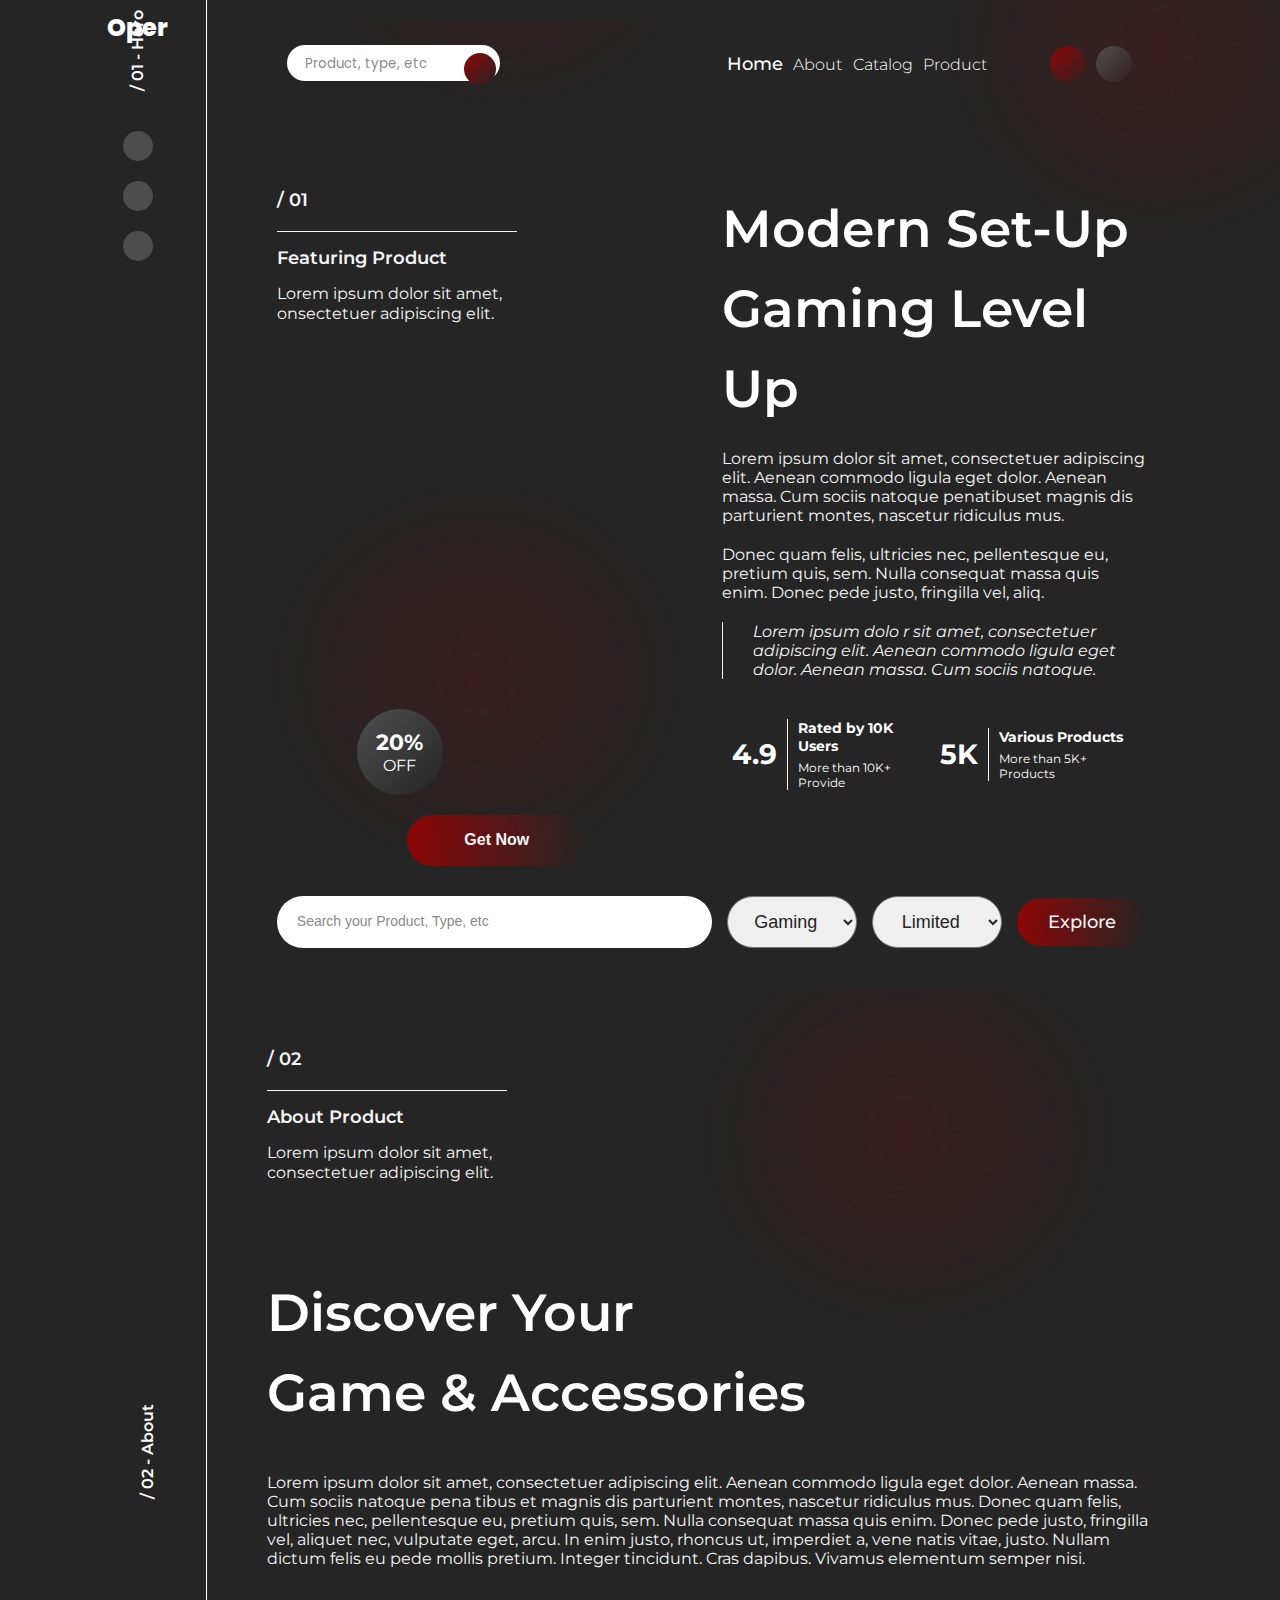
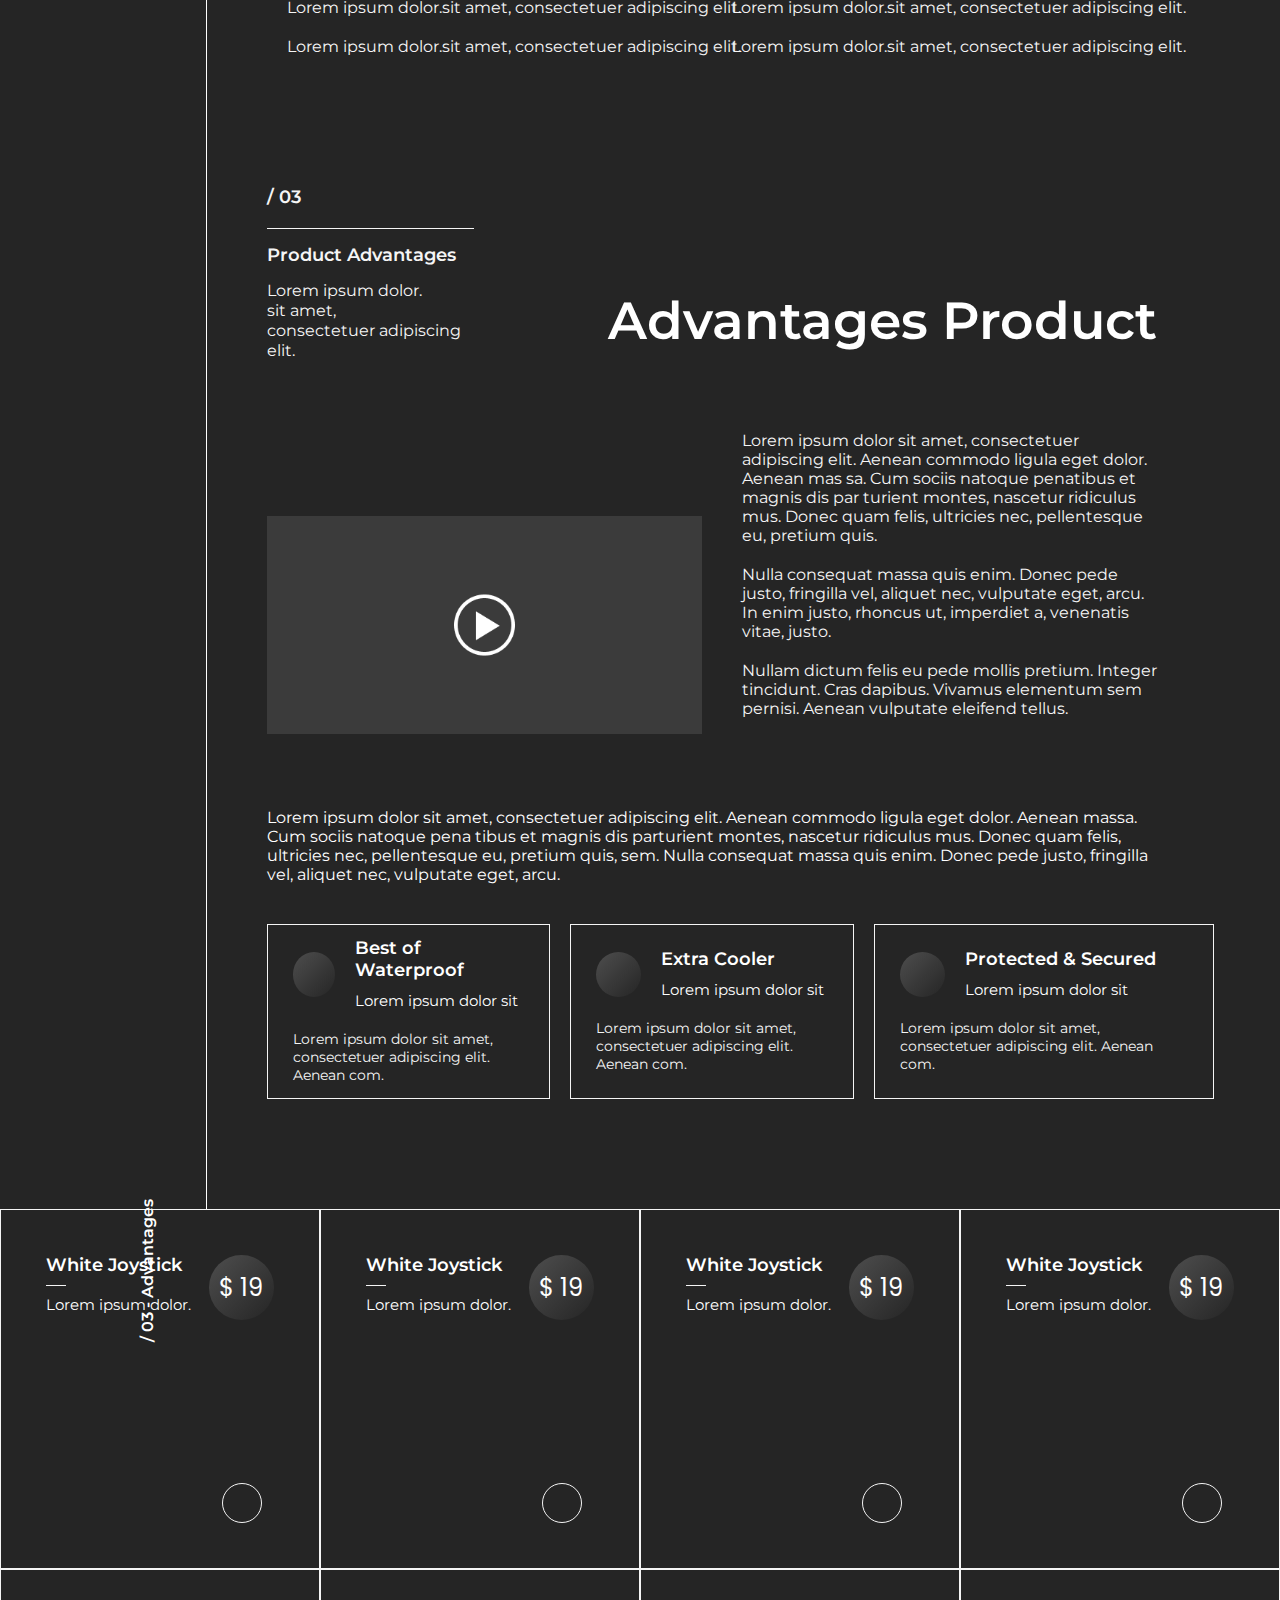
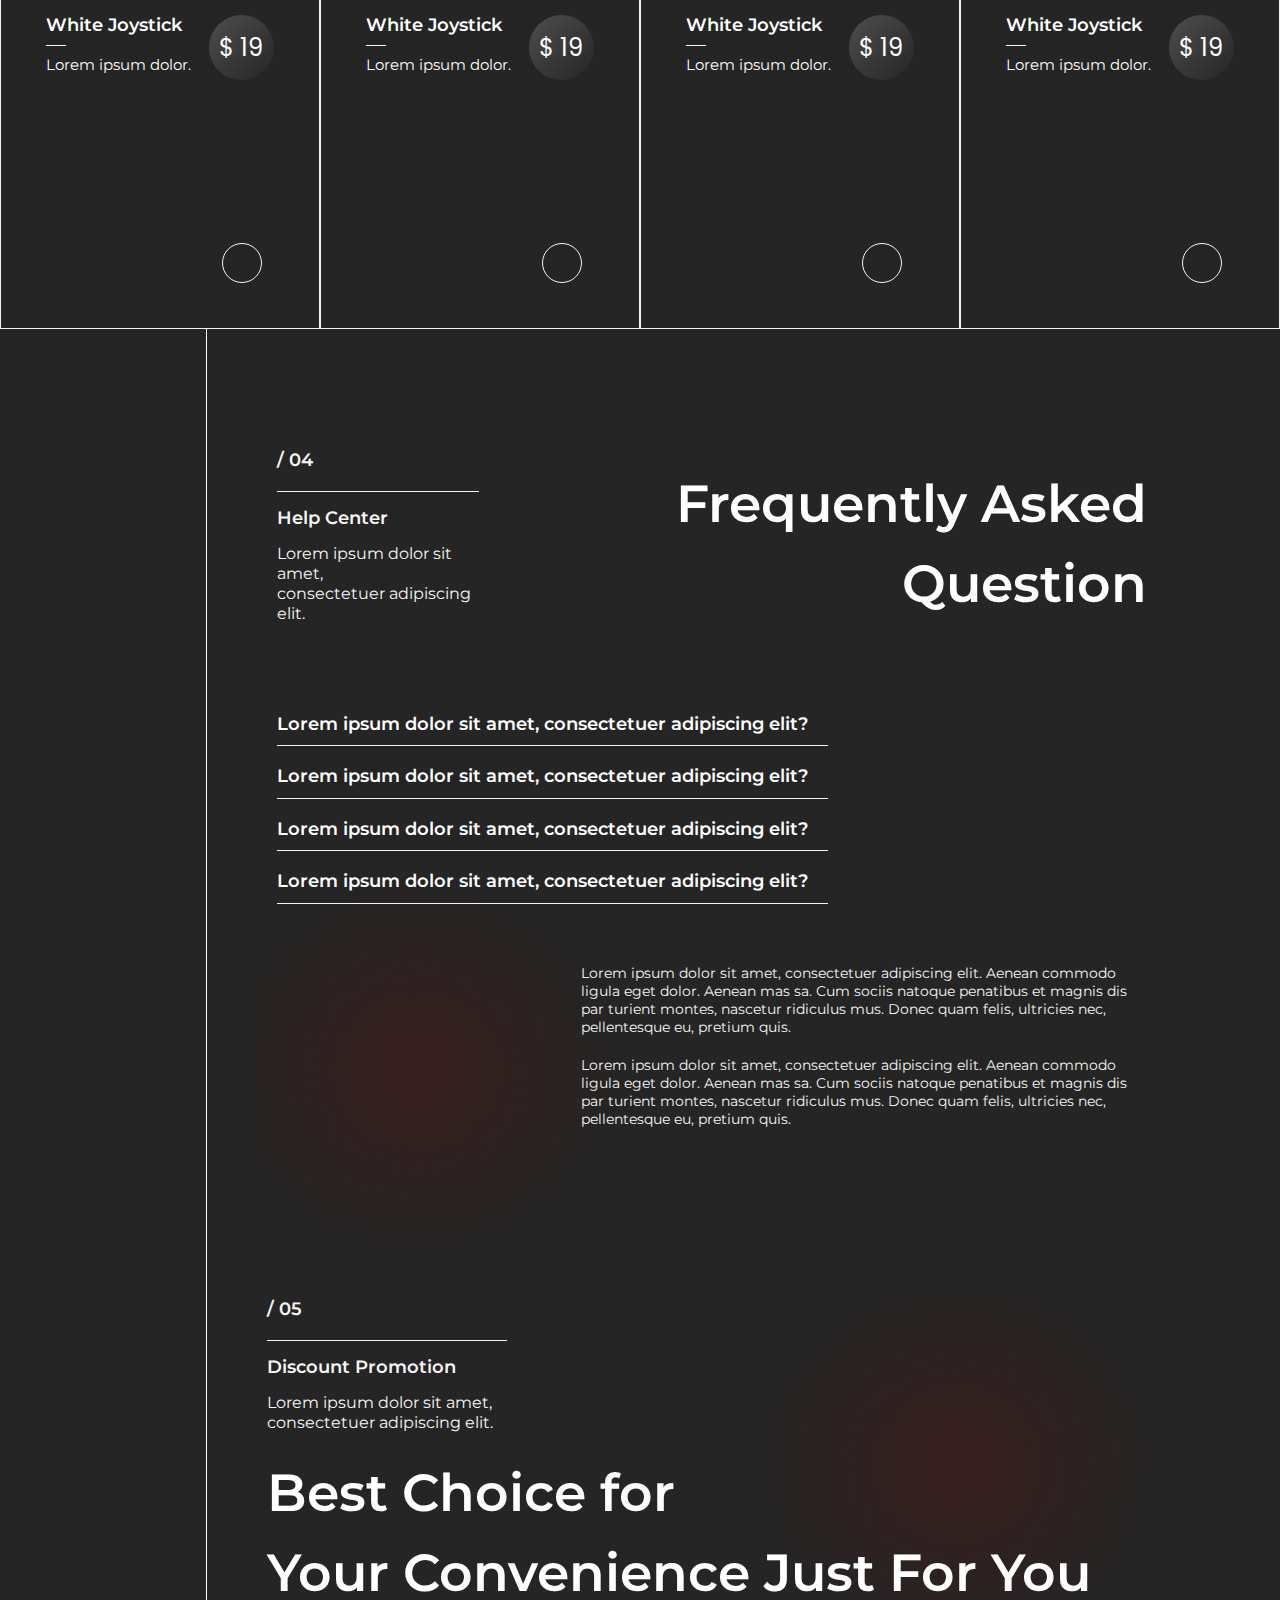
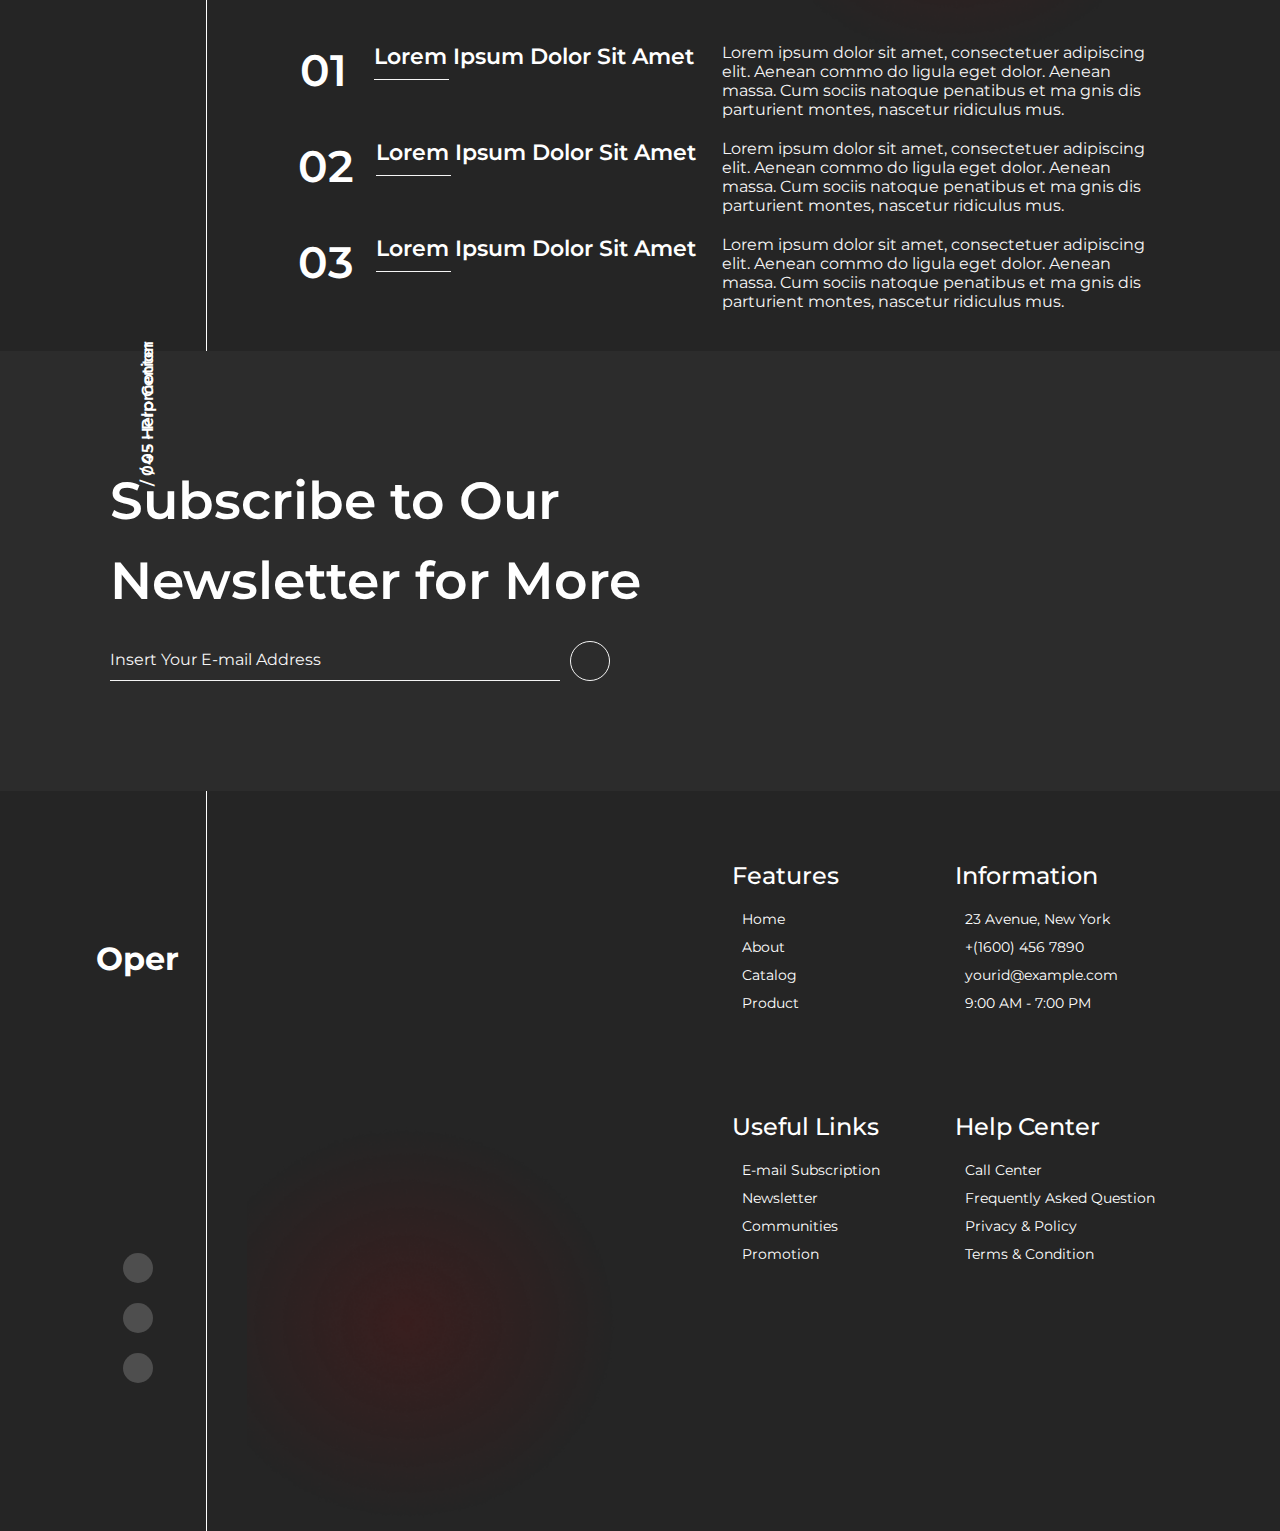
<file: index.html>
<!DOCTYPE html>
<html lang="en">
<head>
    <meta charset="UTF-8">
    <meta http-equiv="X-UA-Compatible" content="IE=edge">
    <meta name="viewport" content="width=device-width, initial-scale=1.0">
    <link href="https://fonts.googleapis.com/css2?family=Poppins:ital,wght@0,200;0,300;0,400;0,500;0,600;0,700;0,800;0,900;1,100;1,200;1,300;1,400;1,500;1,600;1,700;1,800;1,900&display=swap" rel="stylesheet">
    <link rel="stylesheet" href="https://cdnjs.cloudflare.com/ajax/libs/font-awesome/6.2.1/css/all.min.css" integrity="sha512-MV7K8+y+gLIBoVD59lQIYicR65iaqukzvf/nwasF0nqhPay5w/9lJmVM2hMDcnK1OnMGCdVK+iQrJ7lzPJQd1w==" crossorigin="anonymous" referrerpolicy="no-referrer" />
    <link rel="stylesheet" href="./sass/main.css">
    <title>Oper</title>
</head>
<body>
    <div class="container">
        <div class="row">
            <div class="col-1 opera-1-left-col">
                <div class="side__header"  id="sideHeading">
                    <div class="side__logo" id="sideHeaerLogo">
                        <h1>Oper</h1>
                    </div>
                    <div class="side__header-box" id="sideHeaderBox">
                        <p class="side__header-heading" >/ 01 - Hero</p>
                        <ul class="social__icons">
                        <li class="social__icons-items">
                            <a href="#"  class="social__icons-link">
                                <i class="fa-brands fa-facebook"></i>
                            </a>
                        </li>
                        <li class="social__icons-items">
                            <a href="#"  class="social__icons-link">
                            <i class="fa-brands fa-twitter"></i>
                                </a>    
                            </li>
                        <li class="social__icons-items">
                            <a  href="#" class="social__icons-link">
                                <i class="fa-brands fa-linkedin"></i>
                            </a>
                        </li>
                    </ul>
                    </div>
                </div>
                <div class="side__about-container" id="sideAbout">
                    <div class="side__about-box" id="sideAboutBox">
                        <p class="side__about-heading" >/ 02 - About</p>
                    </div>
                </div>
                <div class="side__advantages-container" id="sideAdvantages">
                    <div class="side__advantages-box" id="sideAdvantagesBox">
                        <p class="side__advantages-heading" >/ 03 - Advantages</p>
                    </div>
                </div>
            </div>
            <div class="col-11 opera-right-col">
                <div class="row">
                    <!--============ 🔵🔵  OPER NAVBAR  🔵🔵 ============-->
                    <div class="col-12">
                        <nav class="oper__nav" id="operNav">
                            <div class="nav__items">
                                <div class="row align-items-center">
                                    <div class="col-6">
                                        <form class="nav__form">
                                            <input type="search" class="nav__search" placeholder="Product, type, etc"/>
                                            <span class="_icon">
                                                <i class="fa-solid fa-magnifying-glass" class="_icon"></i>
                                            </span>
                                        </form>
                                    </div>
                                    <div class="col-4">
                                        <div class="nav__links">
                                            <ul class="nav__links-items row justify-content-around">
                                                <li class="item-link active">
                                                    <a href="#home">Home</a>
                                                </li>
                                                <li class="item-link">
                                                    <a href="#home">About</a>
                                                </li>
                                                <li class="item-link">
                                                    <a href="#home">Catalog</a>
                                                </li>
                                                <li class="item-link">
                                                    <a href="#home">Product</a>
                                                </li>
                                            </ul>
                                        </div>
                                    </div>
                                    <div class="col-2">
                                        <div class="nav__btns row">
                                            <div class="nav__btns-auth">
                                                <i class="fa-solid fa-bag-shopping"></i>
                                            </div>
                                            <div class="nav__btns-cart">
                                                <i class="fa-solid fa-user"></i>
                                            </div>
                                        </div>
                                    </div>
                                </div>
                            </div>
                            <nav class="nav__sm" id="navSm">
                                <div class="left__btns">
                                    <div class="toggle_btn" id="toggleBtn">
                                        <i class="fa-solid fa-bars"></i>
                                    </div>
                                    <div class="search_btn">
                                        <i class="fa-solid fa-magnifying-glass"></i>
                                    </div>
                                </div>
                                    <div class="nav__sm-logo" >
                                        <h1>Oper</h1>
                                    </div>
                                    <div class="nav__sm-items">
                                        <ul class="nav__links-items row justify-content-around">
                                            <li class="item-link active">
                                                <a href="#home">Home</a>
                                            </li>
                                            <li class="item-link">
                                                <a href="#home">About</a>
                                            </li>
                                            <li class="item-link">
                                                <a href="#home">Catalog</a>
                                            </li>
                                            <li class="item-link">
                                                <a href="#home">Product</a>
                                            </li>
                                        </ul>
                                    </div>
                                    <div class="right__btns">
                                        <div class="nav__btns-auth">
                                            <i class="fa-solid fa-bag-shopping"></i>
                                        </div>
                                        <div class="nav__btns-cart">
                                            <i class="fa-solid fa-user"></i>
                                        </div>
                                    </div>
                            </nav>
                        </nav>  
                    <!--============ 🟠🟠  OPER NAVBAR  🟠🟠 ============-->
                    </div>
                    <!--============ 🔵🔵  OPER HEADER  🔵🔵 ============-->  
                    <div class="col-12">
                        <div class="row">
                            <div class="col-12">
                                <div class="oper__header" id="operHeader">
                                    <div class="row">
                                        <div class="col-6 heading-order">
                                            <div class="h-section" id="#01">
                                                <p class="h-section_top">/ 01</p>
                                                <h3 class="h-section_heading">Featuring Product</h3>
                                                <p class="h-section_text">Lorem ipsum dolor sit amet, <br>onsectetuer adipiscing elit.</p>
                                            </div>
                                        </div>
                                        <div class=" col-12 col-lg-6 main-order">
                                            <div class="header__heading d-flex flex-column" id="#01">
                                                <h2 class="op-h-xl" >Modern Set-Up <br> Gaming Level Up</h2>
                                                <p class="op-p-r">Lorem ipsum dolor sit amet, consectetuer adipiscing elit. Aenean commodo ligula eget dolor. Aenean massa. Cum sociis natoque penatibuset magnis dis parturient montes, nascetur ridiculus mus.</p>
                                                <p class="op-p-r d-md-block d-none">Donec quam felis, ultricies nec, pellentesque eu, pretium quis, sem. Nulla consequat massa quis enim. Donec pede justo, fringilla vel, aliq.</p>
                                                <p class="op-p-r itc p-br-l d-md-block d-none">Lorem ipsum dolo r sit amet, consectetuer adipiscing elit. Aenean commodo ligula eget dolor. Aenean massa. Cum sociis natoque.</p>
                                            </div>
                                        </div>
                                        <div class="col-12 offer-order">
                                            <div class="row">
                                                <div class="col-6 col-sm-12 col-lg-6">
                                                    <div class="header__offer-box d-flex flex-column">
                                                        <p class="offer__discoount d-flex flex-column align-items-center justify-content-center">20% <br><small>OFF</small></p>
                                                        <div class="offer__btn">
                                                            <button>Get Now</button>
                                                        </div>
                                                    </div>
                                                </div>
                                                <div class="col-6 col-sm-12 col-lg-6">
                                                    <div class="row align-items-center justify-content-between">
                                                        <div class="col-12 col-md-6">

                                                            <div class="header__statics-box  d-flex align-items-center justify-content-center justify-content-md-start">
                                                                <p class="_num">4.9</p>
                                                                <div class="_content d-flex flex-column align-items-center align-items-md-start">
                                                                    <p class="_p-lg">Rated by 10K Users</p>
                                                                    <p class="_p-sm">More than 10K+ Provide</p>
                                                                </div>
                                                            </div>
                                                        </div>
                                                        <div class="col-12 col-md-6">
                                                            <div class="header__statics-box d-flex align-items-center justify-content-center justify-content-md-start">
                                                                <p class="_num">5K</p>
                                                                <div  class="_content d-flex flex-column align-items-center align-items-md-start">
                                                                    <p class="_p-lg">Various Products</p>
                                                                    <p class="_p-sm">More than 5K+ Products</p>
                                                                </div>
                                                            </div>
                                                        </div>
                                                    </div>
                                                </div>
                                            </div>
                                        </div>
                                        <div class="col-12 form-order">
                                            <div class="header__form">
                                                <form class="d-flex justify-content-between align-items-center">
                                                    <input type="search" class="search_field" placeholder="Search your Product, Type, etc"/>
                                                    <select class="select_filed">
                                                        <option class="select__option"  selected>Gaming</option>
                                                    </select class="select_filed">
                                                    <select  class="select_filed">
                                                        <option  class="select__option" selected>Limited</option>
                                                    </select>
                                                    <button type="submit" class="form__btn">Explore</button>
        
                                                </form>
                                            </div>
                                        </div>
                                    </div>
                                </div>
                            </div>
                            
                        </div>
                    </div>
                    <!--============ 🟠🟠  OPER HEADER  🟠🟠 ============-->
                    <!--============ 🔵🔵  OPER ABOUT  🔵🔵 ============-->
                    <div class="col-12">
                        <div class="about__product" id="operAbout">
                            <div class="row">
                                <div class="col-12">
                                    <div class="h-section" id="#02">
                                        <p class="h-section_top">/ 02</p>
                                        <h3 class="h-section_heading">About Product</h3>
                                        <p class="h-section_text">Lorem ipsum dolor sit amet, <br> consectetuer adipiscing elit.</p>
                                    </div>
                                </div>
                                <div class="col-12">
                                    <div class="about__product-heading">
                                        <h2 class="op-h-xl">Discover Your <br> Game & Accessories</h2>
                                    </div>
                                </div>
                                <div class="col-12">
                                    <div class="about__product-text">
                                        <p class="op-p-r">Lorem ipsum dolor sit amet, consectetuer adipiscing elit. Aenean commodo ligula eget dolor. Aenean massa. Cum sociis natoque pena
                                            tibus et magnis dis parturient montes, nascetur ridiculus mus. Donec quam felis, ultricies nec, pellentesque eu, pretium quis, sem. Nulla
                                            consequat massa quis enim. Donec pede justo, fringilla vel, aliquet nec, vulputate eget, arcu. In enim justo, rhoncus ut, imperdiet a, vene
                                            natis vitae, justo. Nullam dictum felis eu pede mollis pretium. Integer tincidunt. Cras dapibus. Vivamus elementum semper nisi.</p>
                                    </div>
                                </div>
                                <div class="col-12">
                                    <div class="row">
                                        <div class="col-6">
                                            <div class="about__product-feature d-flex">
                                                <i class="fa-solid fa-check _icon"></i>
                                                <p class="product-feature_text align d-flex op-p-r">Lorem ipsum dolor. <span class="d-none d-lg-block"> sit amet, consectetuer adipiscing elit. </span></p>
                                            </div>
                                        </div>
                                        <div class="col-6">
                                            <div class="about__product-feature d-flex">
                                                <i class="fa-solid fa-check _icon"></i>
                                                <p class="product-feature_text align d-flex op-p-r">Lorem ipsum dolor. <span class="d-none d-lg-block"> sit amet, consectetuer adipiscing elit. </span></p>
                                            </div>
                                        </div>
                                        <div class="col-6">
                                            <div class="about__product-feature d-flex">
                                                <i class="fa-solid fa-check _icon"></i>
                                                <p class="product-feature_text align d-flex op-p-r">Lorem ipsum dolor. <span class="d-none d-lg-block"> sit amet, consectetuer adipiscing elit. </span></p>
                                            </div>
                                        </div>
                                        <div class="col-6">
                                            <div class="about__product-feature d-flex">
                                                <i class="fa-solid fa-check _icon"></i>
                                                <p class="product-feature_text align d-flex op-p-r">Lorem ipsum dolor. <span class="d-none d-lg-block"> sit amet, consectetuer adipiscing elit. </span></p>
                                            </div>
                                        </div>
                                    </div>
                                    
                                </div>
                            </div>
                        </div>
                    </div>
                    <!--============ 🟠🟠  OPER ABOUT  🟠🟠 ============-->
                    <!--============ 🔵🔵  OPER ADVANTAGES  🔵🔵 ============-->
                    <div class="col-12">
                        <div class="product__advantage " id="operAdvantages">
                            <div class="row product__advantage-header align-items-end">
                                <div class="col-6 col-md-3 order_1">
                                    <div class="h-section" id="#03">
                                        <p class="h-section_top">/ 03</p>
                                        <h3 class="h-section_heading">Product Advantages</h3>
                                        <p class="h-section_text">Lorem ipsum dolor. <span class="d-md-block d-none"> sit amet,<br> consectetuer adipiscing elit.</span></p>
                                        <i class="fa-sharp fa-solid fa-arrow-right d-block d-md-none"></i>
                                    </div>
                                </div>
                                <div class="col-12 col-md-9 order_2">
                                    <div class="product__advantage-heading text-right">
                                        <h2 class="op-h-xl">Advantages Product</h2>
                                    </div>
                                </div>
                                <div class="col-6  col-md-12 col-lg-6 order_3">
                                    <div class="product__advantage-video">
                                        <img src="./images/Video.png" width="100%" />
                                    </div>
                                </div>
                                <div class="col-6 col-md-12 col-lg-6 order_4 d-none d-sm-block">
                                    <div class="product__advantage-text d-flex flex-column">
                                        <p class="op-p-r">
                                            Lorem ipsum dolor sit amet, consectetuer adipiscing
                                            elit. Aenean commodo ligula eget dolor. Aenean mas
                                            sa. Cum sociis natoque penatibus et magnis dis par
                                            turient montes, nascetur ridiculus mus. Donec quam
                                            felis, ultricies nec, pellentesque eu, pretium quis.
                                        </p>
                                        <p class="op-p-r d-none d-lg-block">
                                            Nulla consequat massa quis enim. Donec pede justo,
                                            fringilla vel, aliquet nec, vulputate eget, arcu. In enim
                                            justo, rhoncus ut, imperdiet a, venenatis vitae, justo.
                                        </p>
                                        <p class="op-p-r d-none d-lg-block">
                                            Nullam dictum felis eu pede mollis pretium. Integer
                                            tincidunt. Cras dapibus. Vivamus elementum sem
                                            pernisi. Aenean vulputate eleifend tellus.
                                        </p>
                                        <i class="fa-sharp fa-solid fa-arrow-right d-block"></i>
                                    </div>
                                </div>
                                <div class="col-12 order_5">
                                    <p>Lorem ipsum dolor sit amet, consectetuer adipiscing elit. Aenean commodo ligula eget dolor. Aenean massa. Cum sociis natoque pena
                                        tibus et magnis dis parturient montes, nascetur ridiculus mus. Donec quam felis, ultricies nec, pellentesque eu, pretium quis, sem. Nulla
                                        consequat massa quis enim. Donec pede justo, fringilla vel, aliquet nec, vulputate eget, arcu.</p>
                                    </div>
                            </div>
                             <!--============ 🟠🟠  OPER ADVANTAGES  🟠🟠 ============-->
                            <div class="product__advantage__boxes">
                                <div class="row">
                                    <div class="col-12 col-md-6 col-lg-4 d-flex">
                                        <div class="advantage__box border-solid-sm">
                                            <div class="advantage__box-top d-flex">
                                                <div class="_icon">
                                                    <i class="fa-solid fa-droplet"></i>
                                                </div>
                                                <div class="_title">
                                                    <h4 class="op-h-md">Best of Waterproof</h4>
                                                    <h4 class="op-h-sm">Lorem ipsum dolor sit</h4>
                                                </div>
                                            </div>
                                            <div class="advantage__box-bottom">
                                                <p class="op-p-sm">Lorem ipsum dolor sit amet, <br> consectetuer adipiscing elit. Aenean com.</p>
                                            </div>
                                        </div>
                                    </div>
                                    <div class="col-12 col-md-6 col-lg-4 d-flex">
                                        <div class="advantage__box border-solid-sm">
                                            <div class="advantage__box-top d-flex">
                                                <div class="_icon">
                                                    <i class="fa-regular fa-snowflake"></i>
                                                </div>
                                                <div class="_title">
                                                    <h4 class="op-h-md">Extra Cooler</h4>
                                                    <h4 class="op-h-sm">Lorem ipsum dolor sit</h4>
                                                </div>
                                            </div>
                                            <div class="advantage__box-bottom">
                                                <p class="op-p-sm">Lorem ipsum dolor sit amet, <br> consectetuer adipiscing elit. Aenean com.</p>
                                            </div>
                                        </div>
                                    </div>
                                    <div class="col-12 col-md-6 col-lg-4 d-md-block d-none">
                                        <div class="advantage__box border-solid-sm ">
                                            <div class="advantage__box-top d-flex">
                                                <div class="_icon">
                                                    <i class="fa-solid fa-shield-halved"></i>
                                                </div>
                                                <div class="_title">
                                                    <h4 class="op-h-md">Protected & Secured</h4>
                                                    <h4 class="op-h-sm">Lorem ipsum dolor sit</h4>
                                                </div>
                                            </div>
                                            <div class="advantage__box-bottom">
                                                <p class="op-p-sm">Lorem ipsum dolor sit amet, <br> consectetuer adipiscing elit. Aenean com.</p>
                                            </div>
                                        </div>
                                    </div>
                                </div>
                            </div>
                        </div>
                    </div>
                   
                </div>
            </div>
        </div>
    </div>
    <div class="container fluid">
        <!--============ 🔵🔵  OPER PRODUCTS  🔵🔵 ============-->
        <div class="oper__products">
            <div class="row">
                <div class="col-12 col-sm-6 col-md-4 col-lg-3">
                    <div class="product__box border-solid-sm">
                        <div class="_left d-flex">
                            <div class="_title">
                                <h4 class="op-h-md">White Joystick</h4>
                                <h4 class="op-h-sm">Lorem ipsum dolor.</h4>
                            </div>
                        </div>
                        <div class="_right">
                            <div class="_price">
                                <p>$ 19</p>
                            </div>
                            <div class="_icon">
                                <i class="fa-sharp fa-solid fa-arrow-right d-block"></i>
                            </div>
                        </div>
                    </div>
                </div>
                <div class="col-12 col-sm-6 col-md-4 col-lg-3">
                    <div class="product__box border-solid-sm">
                        <div class="_left d-flex">
                            <div class="_title">
                                <h4 class="op-h-md">White Joystick</h4>
                                <h4 class="op-h-sm">Lorem ipsum dolor.</h4>
                            </div>
                        </div>
                        <div class="_right">
                            <div class="_price">
                                <p>$ 19</p>
                            </div>
                            <div class="_icon">
                                <i class="fa-sharp fa-solid fa-arrow-right d-block"></i>
                            </div>
                        </div>
                    </div>
                </div>
                <div class="col-12 col-sm-6 col-md-4 col-lg-3">
                    <div class="product__box border-solid-sm">
                        <div class="_left d-flex">
                            <div class="_title">
                                <h4 class="op-h-md">White Joystick</h4>
                                <h4 class="op-h-sm">Lorem ipsum dolor.</h4>
                            </div>
                        </div>
                        <div class="_right">
                            <div class="_price">
                                <p>$ 19</p>
                            </div>
                            <div class="_icon">
                                <i class="fa-sharp fa-solid fa-arrow-right d-block"></i>
                            </div>
                        </div>
                    </div>
                </div>
                <div class="col-12 col-sm-6 col-md-4 col-lg-3 d-md-block d-none">
                    <div class="product__box border-solid-sm">
                        <div class="_left d-flex">
                            <div class="_title">
                                <h4 class="op-h-md">White Joystick</h4>
                                <h4 class="op-h-sm">Lorem ipsum dolor.</h4>
                            </div>
                        </div>
                        <div class="_right">
                            <div class="_price">
                                <p>$ 19</p>
                            </div>
                            <div class="_icon">
                                <i class="fa-sharp fa-solid fa-arrow-right d-block"></i>
                            </div>
                        </div>
                    </div>
                </div>
                <div class="col-12 col-sm-6 col-md-4 col-lg-3 d-md-block d-none">
                    <div class="product__box border-solid-sm">
                        <div class="_left d-flex">
                            <div class="_title">
                                <h4 class="op-h-md">White Joystick</h4>
                                <h4 class="op-h-sm">Lorem ipsum dolor.</h4>
                            </div>
                        </div>
                        <div class="_right">
                            <div class="_price">
                                <p>$ 19</p>
                            </div>
                            <div class="_icon">
                                <i class="fa-sharp fa-solid fa-arrow-right d-block"></i>
                            </div>
                        </div>
                    </div>
                </div>
                <div class="col-12 col-sm-6 col-md-4 col-lg-3 d-md-block d-none">
                    <div class="product__box border-solid-sm">
                        <div class="_left d-flex">
                            <div class="_title">
                                <h4 class="op-h-md">White Joystick</h4>
                                <h4 class="op-h-sm">Lorem ipsum dolor.</h4>
                            </div>
                        </div>
                        <div class="_right">
                            <div class="_price">
                                <p>$ 19</p>
                            </div>
                            <div class="_icon">
                                <i class="fa-sharp fa-solid fa-arrow-right d-block"></i>
                            </div>
                        </div>
                    </div>
                </div>
                <div class="col-12 col-sm-6 col-md-4 col-lg-3 d-md-block d-none">
                    <div class="product__box border-solid-sm">
                        <div class="_left d-flex">
                            <div class="_title">
                                <h4 class="op-h-md">White Joystick</h4>
                                <h4 class="op-h-sm">Lorem ipsum dolor.</h4>
                            </div>
                        </div>
                        <div class="_right">
                            <div class="_price">
                                <p>$ 19</p>
                            </div>
                            <div class="_icon">
                                <i class="fa-sharp fa-solid fa-arrow-right d-block"></i>
                            </div>
                        </div>
                    </div>
                </div>
                <div class="col-12 col-sm-6 col-md-4 col-lg-3 d-md-block d-none">
                    <div class="product__box border-solid-sm">
                        <div class="_left d-flex">
                            <div class="_title">
                                <h4 class="op-h-md">White Joystick</h4>
                                <h4 class="op-h-sm">Lorem ipsum dolor.</h4>
                            </div>
                        </div>
                        <div class="_right">
                            <div class="_price">
                                <p>$ 19</p>
                            </div>
                            <div class="_icon">
                                <i class="fa-sharp fa-solid fa-arrow-right d-block"></i>
                            </div>
                        </div>
                    </div>
                </div>
                
            </div>
        </div>
        <!--============ 🟠🟠  OPER PRODUCTS  🟠🟠 ============-->
    </div>
    <div class="container">
        <div class="row">
            <div class="col-1 opera-2-left-col">
                <div class="side__help-container" id="sideHelp">
                    <div class="side__help-box" id="sideHelpBox">
                        <p class="side__help-heading" >/ 04 - Help Center</p>
                    </div>
                </div>
                <div class="side__promotion-container" id="sidePromotion">
                    <div class="side__promotion-box" id="sidePromotionBox">
                        <p class="side__promotion-heading" >/ 05 - Promotion</p>
                    </div>
                </div>
            </div>
            <div class="col-11 opera-right-col">
                <div class="row">
                    <!--============ 🔵🔵  OPER HELP CENTER  🔵🔵 ============-->
                    <div class="col-12">
                        <div class="oper__fqa" id="operFqa">
                            <div class="row">
                                <div class="col-12">
                                    <div class="row fqa__header align-items-end">
                                        <div class="col-12 col-md-3">
                                            <div class="h-section" id="#04">
                                                <p class="h-section_top">/ 04</p>
                                                <h3 class="h-section_heading">Help Center</h3>
                                                <p class="h-section_text">Lorem ipsum dolor sit amet, <br>  consectetuer adipiscing elit.</p>
                                            </div>
                                        </div>
                                        <div class="col-12 col-md-9">
                                            <h2 class="op-h-xl text-right">Frequently Asked Question</h2>
                                        </div>
                                    </div>
                                </div>
                                <div class="col-12">
                                    <div class="row">
                                        <div class="col-12">
                                            <div class="oper__according">
                                                <div class="_text">
                                                    <p class="according__q op-h-md" id="q1">Lorem ipsum dolor sit amet, consectetuer adipiscing elit?<i class="fa-solid fa-caret-down"></i></p>
                                                    <p class="according__a" id="a1"> - Lorem ipsum dolor sit amet, consectetuer adipiscing elit?</p>
                                                </div>
                                            </div>
                                            <div class="oper__according">
                                                <div class="_text">
                                                    <p class="according__q op-h-md" id="q2">Lorem ipsum dolor sit amet, consectetuer adipiscing elit?<i class="fa-solid fa-caret-down"></i></p>
                                                    <p class="according__a" id="a2"> - Lorem ipsum dolor sit amet, consectetuer adipiscing elit?</p>
                                                </div> 
                                            </div>
                                            <div class="oper__according">
                                                <div class="_text">
                                                    <p class="according__q op-h-md" id="q3">Lorem ipsum dolor sit amet, consectetuer adipiscing elit?<i class="fa-solid fa-caret-down"></i></p>
                                                    <p class="according__a"  id="a3"> - Lorem ipsum dolor sit amet, consectetuer adipiscing elit?</p>
                                                </div>       
                                            </div>
                                            <div class="oper__according">
                                                <div class="_text">
                                                    <p class="according__q op-h-md" id="q4">Lorem ipsum dolor sit amet, consectetuer adipiscing elit?<i class="fa-solid fa-caret-down"></i></p>
                                                    <p class="according__a" id="a4"> - Lorem ipsum dolor sit amet, consectetuer adipiscing elit?</p>
                                                </div>
                                            </div>
                                        </div>
                                        <div class="col-12 fqa__text">
                                                <p class="op-p-sm">
                                                    Lorem ipsum dolor sit amet, consectetuer adipiscing
                                                    elit. Aenean commodo ligula eget dolor. Aenean mas
                                                    sa. Cum sociis natoque penatibus et magnis dis par
                                                    turient montes, nascetur ridiculus mus. Donec quam
                                                    felis, ultricies nec, pellentesque eu, pretium quis.
                                                </p>
                                                <p class="op-p-sm">
                                                    Lorem ipsum dolor sit amet, consectetuer adipiscing
                                                    elit. Aenean commodo ligula eget dolor. Aenean mas
                                                    sa. Cum sociis natoque penatibus et magnis dis par
                                                    turient montes, nascetur ridiculus mus. Donec quam
                                                    felis, ultricies nec, pellentesque eu, pretium quis.
                                                </p>
                                                <i class="fa-sharp fa-solid fa-arrow-right"></i>

                                        </div>
                                    </div>
                                </div>
                            </div>
                        </div>
                        
                    </div>
                    <!--============ 🟠🟠  OPER HELP CENTER  🟠🟠 ============-->
                    <!--============ 🔵🔵  OPER DISCOUNT  🔵🔵 ============-->
                    <div class="col-12">
                        <div class="discount__promotion" id="operPromotion">
                            <div class="row">
                                <div class="col-12">
                                    <div class="h-section" id="#05">
                                        <p class="h-section_top">/ 05</p>
                                        <h3 class="h-section_heading">Discount Promotion</h3>
                                        <p class="h-section_text">Lorem ipsum dolor sit amet, <br>  consectetuer adipiscing elit.</p>
                                    </div>
                                </div>
                                <div class="col-12">
                                    <h2 class="op-h-xl">Best Choice for<br> Your Convenience Just For You</h2>
                                </div>
                                <div class="col-12">
                                    <div class="discount__box">
                                        <div class="row">
                                            <div class="col-12 col-md-6">
                                                <div class="discount__title d-flex">
                                                    <p class="_num">01</p>
                                                    <p class="_under-line">Lorem Ipsum Dolor Sit Amet</p>
                                                </div>
                                            </div>
                                            <div class="col-12 col-md-6">
                                                <p class="op-p-r">
                                                    Lorem ipsum dolor sit amet, consectetuer adipiscing elit. Aenean commo
                                                    do ligula eget dolor. Aenean massa. Cum sociis natoque penatibus et ma
                                                    gnis dis parturient montes, nascetur ridiculus mus.
                                                </p>
                                            </div>
                                        </div>
                                    </div>
                                    <div class="discount__box">
                                        <div class="row">
                                            <div class="col-12 col-md-6">
                                                <div class="discount__title d-flex">
                                                    <p class="_num">02</p>
                                                    <p class="_under-line">Lorem Ipsum Dolor Sit Amet</p>
                                                </div>
                                            </div>
                                            <div class="col-12 col-md-6">
                                                <p class="op-p-r">
                                                    Lorem ipsum dolor sit amet, consectetuer adipiscing elit. Aenean commo
                                                    do ligula eget dolor. Aenean massa. Cum sociis natoque penatibus et ma
                                                    gnis dis parturient montes, nascetur ridiculus mus.
                                                </p>
                                            </div>
                                        </div>
                                    </div>
                                    <div class="discount__box">
                                        <div class="row">
                                            <div class="col-12 col-md-6">
                                                <div class="discount__title d-flex">
                                                <p class="_num">03</p>
                                                <p class="_under-line">Lorem Ipsum Dolor Sit Amet</p>
                                            </div>
                                        </div>
                                        <div class="col-12 col-md-6">
                                            <p class="op-p-r">
                                                Lorem ipsum dolor sit amet, consectetuer adipiscing elit. Aenean commo
                                                do ligula eget dolor. Aenean massa. Cum sociis natoque penatibus et ma
                                                gnis dis parturient montes, nascetur ridiculus mus.
                                            </p>
                                        </div>
                                    </div>
                                   </div>
                                </div>
                            </div>
                        </div>
                    </div>
                    <!--============ 🟠🟠  OPER DISCOUNT  🟠🟠 ============-->
                </div>
            </div>
        </div>
    </div>
    <div class="container fluid">
        <!--============ 🔵🔵  OPER SUBSCRIBE  🔵🔵 ============-->
            <div class="oper__subscribtion">
                <div class="row">
                    <div class="col-12">
                        <h2 class="op-h-xl">Subscribe to Our<br> Newsletter for More</h2>
                    </div>
                   <div class="col-12">
                        <div class="newsletter__form">
                            <form action="">
                                <input type="email" placeholder="Insert Your E-mail Address">
                                <i class="fa-sharp fa-solid _icon fa-arrow-right d-block"></i>
                            </form>
                        </div>
                   </div>
                </div>
            </div>
         <!--============ 🟠🟠  OPER SUBSCRIBE  🟠🟠 ============-->
    </div>
    <div class="container">
        <div class="row">
            <div class="col-1 opera-3-left-col">
                <div class="side__footer-container">
                    <div class="side__footer__logo">
                        <h1>Oper</h1>
                    </div>
                    <div class="side__footer-box" >
                        <ul class="social__icons">
                        <li class="social__icons-items">
                            <a href="#"  class="social__icons-link">
                                <i class="fa-brands fa-facebook"></i>
                            </a>
                        </li>
                        <li class="social__icons-items">
                            <a href="#"  class="social__icons-link">
                            <i class="fa-brands fa-twitter"></i>
                                </a>    
                            </li>
                        <li class="social__icons-items">
                            <a  href="#" class="social__icons-link">
                                <i class="fa-brands fa-linkedin"></i>
                            </a>
                        </li>
                    </ul>
                    </div>
                </div>
            </div>
            <div class="col-11 opera-right-col">
            <!--============ 🔵🔵  OPER FOOTER  🔵🔵 ============-->
                <div class="oper__footer">
                    <div class="row justify-content-md-end">
                        <div class="col-6">
                            <div class="row">
                                <div class="col-12 col-md-6 ">
                                <div class="footer__box">
                                    <div class="footer__box-heading">
                                        <h4>Features</h4>
                                    </div>
                                    <ul class="footer__items">
                                        <li class="item__link d-flex">
                                            <i class="fa-sharp fa-solid fa-angle-right"></i>
                                            <a href="#">Home</a>
                                        </li>
                                        <li class="item__link d-flex">
                                            <i class="fa-sharp fa-solid fa-angle-right"></i>
                                            <a href="#">About</a>
                                        </li>
                                        <li class="item__link d-flex">
                                            <i class="fa-sharp fa-solid fa-angle-right"></i>
                                            <a href="#">Catalog</a>
                                        </li>
                                        <li class="item__link d-flex">
                                            <i class="fa-sharp fa-solid fa-angle-right"></i>
                                            <a href="#">Product</a>
                                        </li>
                                    </div>
                                </div>
                                <div class="col-12 col-md-6 ">
                                <div class="footer__box">
                                    <div class="footer__box-heading">
                                        <h4>Information</h4>
                                    </div>
                                    <ul class="footer__items">
                                        <li class="item__link d-flex">
                                            <i class="fa-sharp fa-solid fa-angle-right"></i>
                                            <a href="#">23 Avenue, New York</a>
                                        </li>
                                        <li class="item__link d-flex">
                                            <i class="fa-sharp fa-solid fa-angle-right"></i>
                                            <a href="#">+(1600) 456 7890</a>
                                        </li>
                                        <li class="item__link d-flex">
                                            <i class="fa-sharp fa-solid fa-angle-right"></i>
                                            <a href="#">yourid@example.com</a>
                                        </li>
                                        <li class="item__link d-flex">
                                            <i class="fa-sharp fa-solid fa-angle-right"></i>
                                            <a href="#">9:00 AM - 7:00 PM</a>
                                        </li>
                                    </div>
                                </div>
                                <div class="col-12 col-md-6 ">
                                <div class="footer__box">
                                    <div class="footer__box-heading">
                                        <h4>Useful Links</h4>
                                    </div>
                                    <ul class="footer__items">
                                        <li class="item__link d-flex">
                                            <i class="fa-sharp fa-solid fa-angle-right"></i>
                                            <a href="#">E-mail Subscription</a>
                                        </li>
                                        <li class="item__link d-flex">
                                            <i class="fa-sharp fa-solid fa-angle-right"></i>
                                            <a href="#">Newsletter</a>
                                        </li>
                                        <li class="item__link d-flex">
                                            <i class="fa-sharp fa-solid fa-angle-right"></i>
                                            <a href="#">Communities</a>
                                        </li>
                                        <li class="item__link d-flex">
                                            <i class="fa-sharp fa-solid fa-angle-right"></i>
                                            <a href="#">Promotion</a>
                                        </li>
                                    </div>
                                </div>
                                <div class="col-12 col-md-6 ">
                                <div class="footer__box">
                                    <div class="footer__box-heading">
                                        <h4>Help Center</h4>
                                    </div>
                                    <ul class="footer__items">
                                        <li class="item__link d-flex">
                                            <i class="fa-sharp fa-solid fa-angle-right"></i>
                                            <a href="#">Call Center</a>
                                        </li>
                                        <li class="item__link d-flex">
                                            <i class="fa-sharp fa-solid fa-angle-right"></i>
                                            <a href="#">Frequently Asked Question</a>
                                        </li>
                                        <li class="item__link d-flex">
                                            <i class="fa-sharp fa-solid fa-angle-right"></i>
                                            <a href="#">Privacy & Policy</a>
                                        </li>
                                        <li class="item__link d-flex">
                                            <i class="fa-sharp fa-solid fa-angle-right"></i>
                                            <a href="#">Terms & Condition</a>
                                        </li>
                                    </div>
                                </div>
                            </div>
                        </div>
                    </div>
                </div>
            <!--============ 🟠🟠  OPER FOOTER  🟠🟠 ============-->
            </div>
            </div>
        </div>
    </div>
    <script src="./js/main.js"></script>
</body>
</html>
</file>
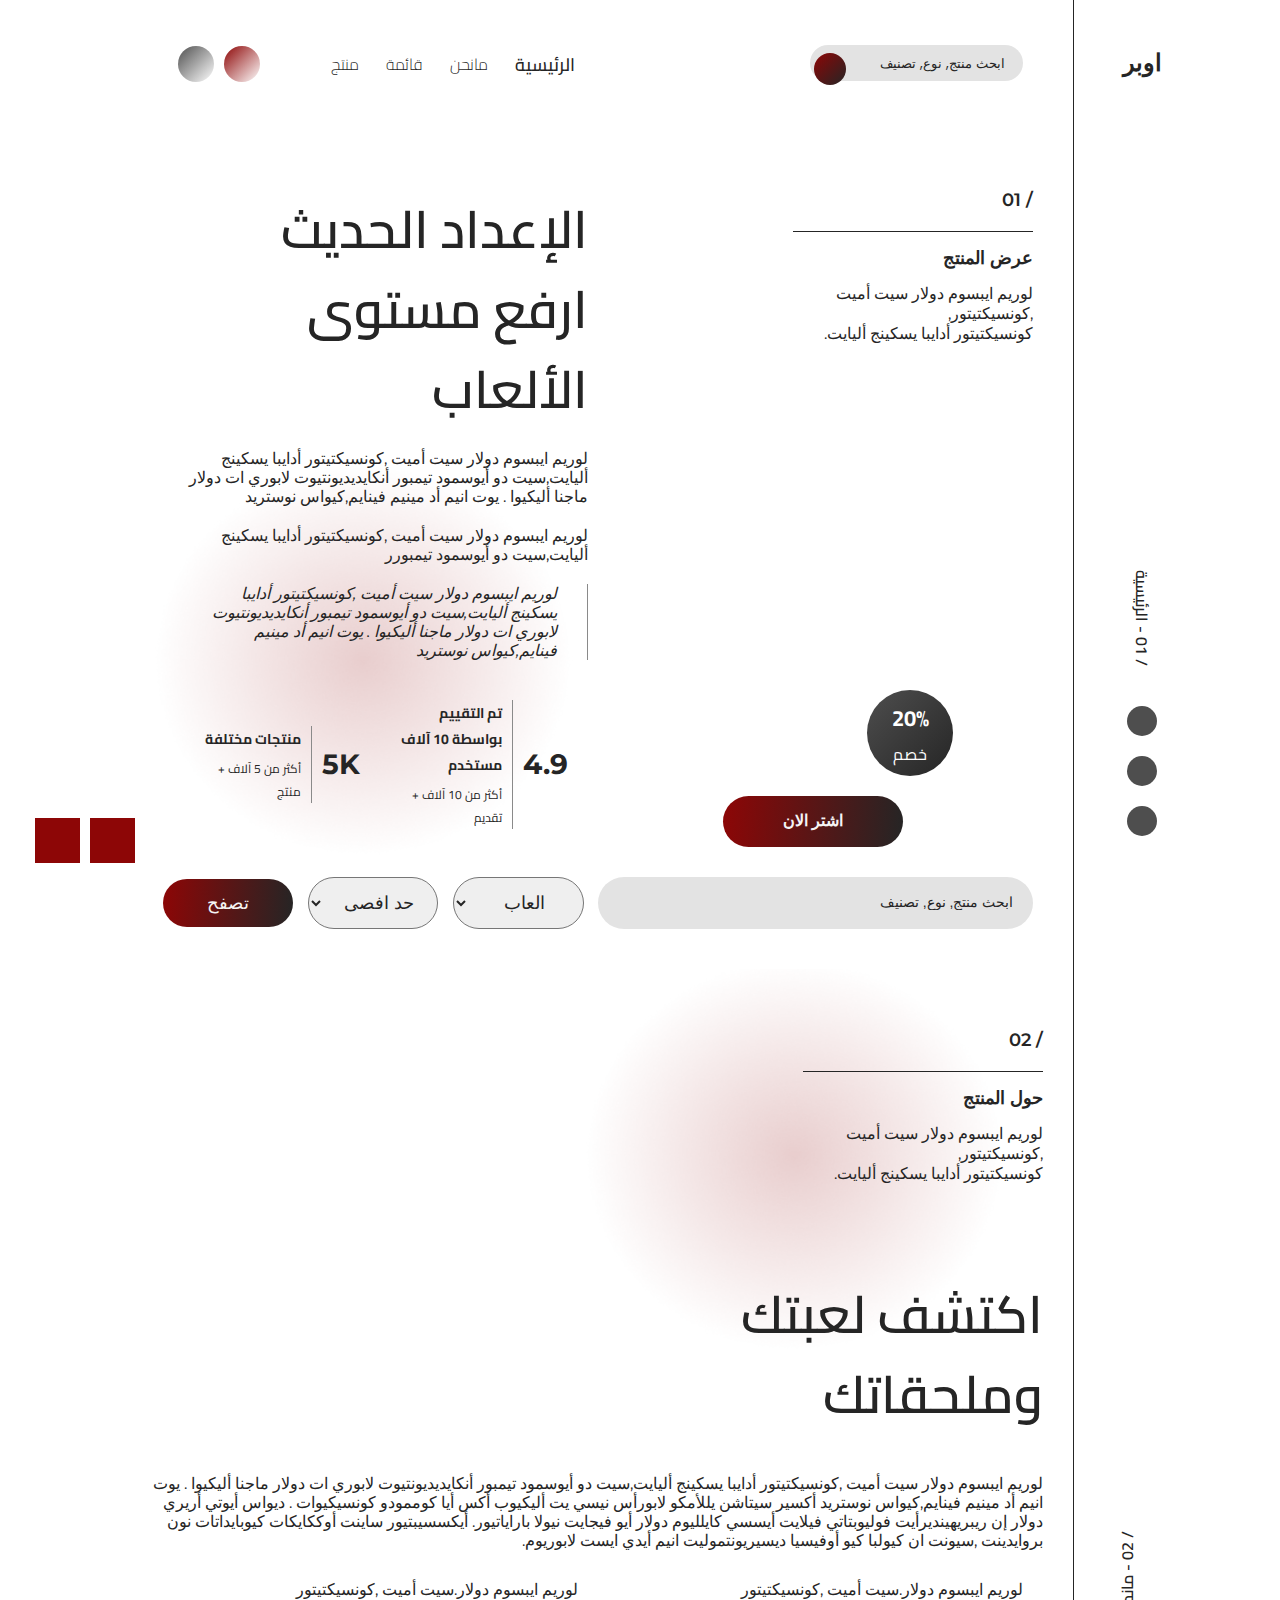
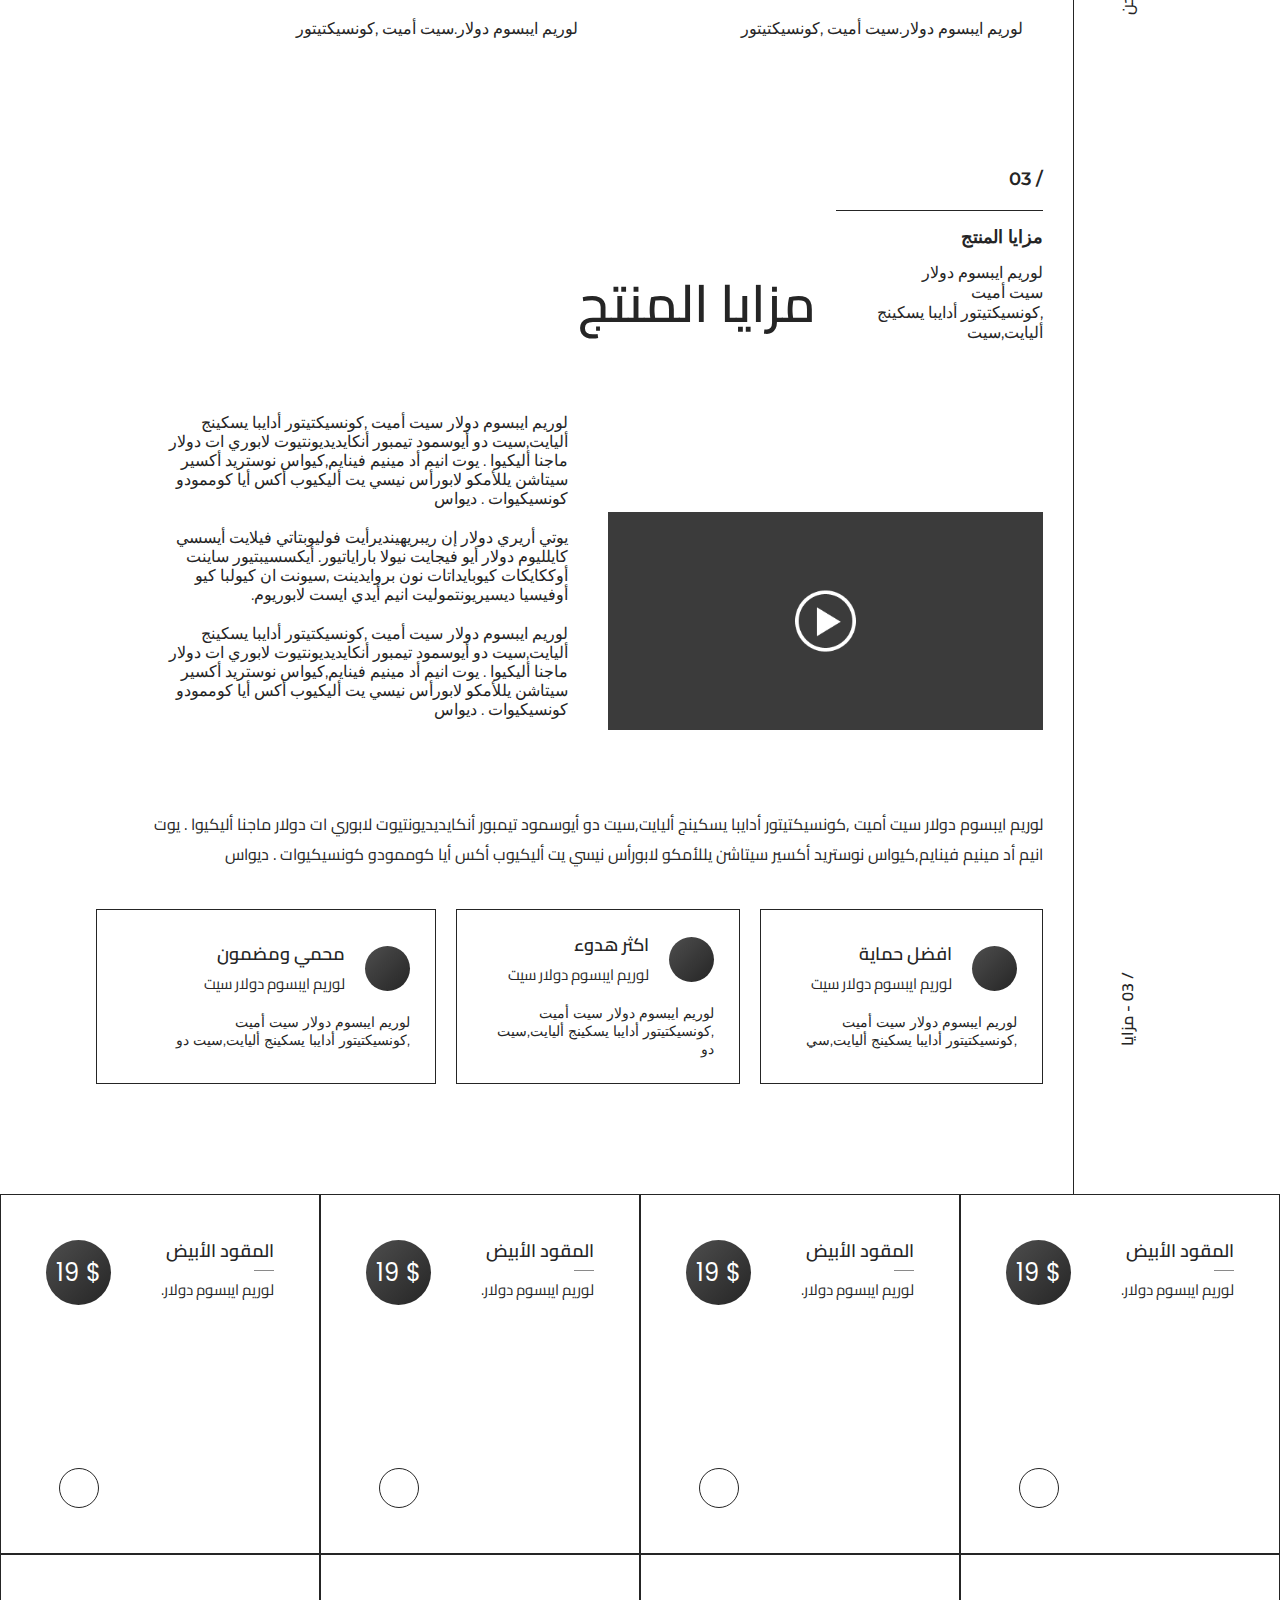
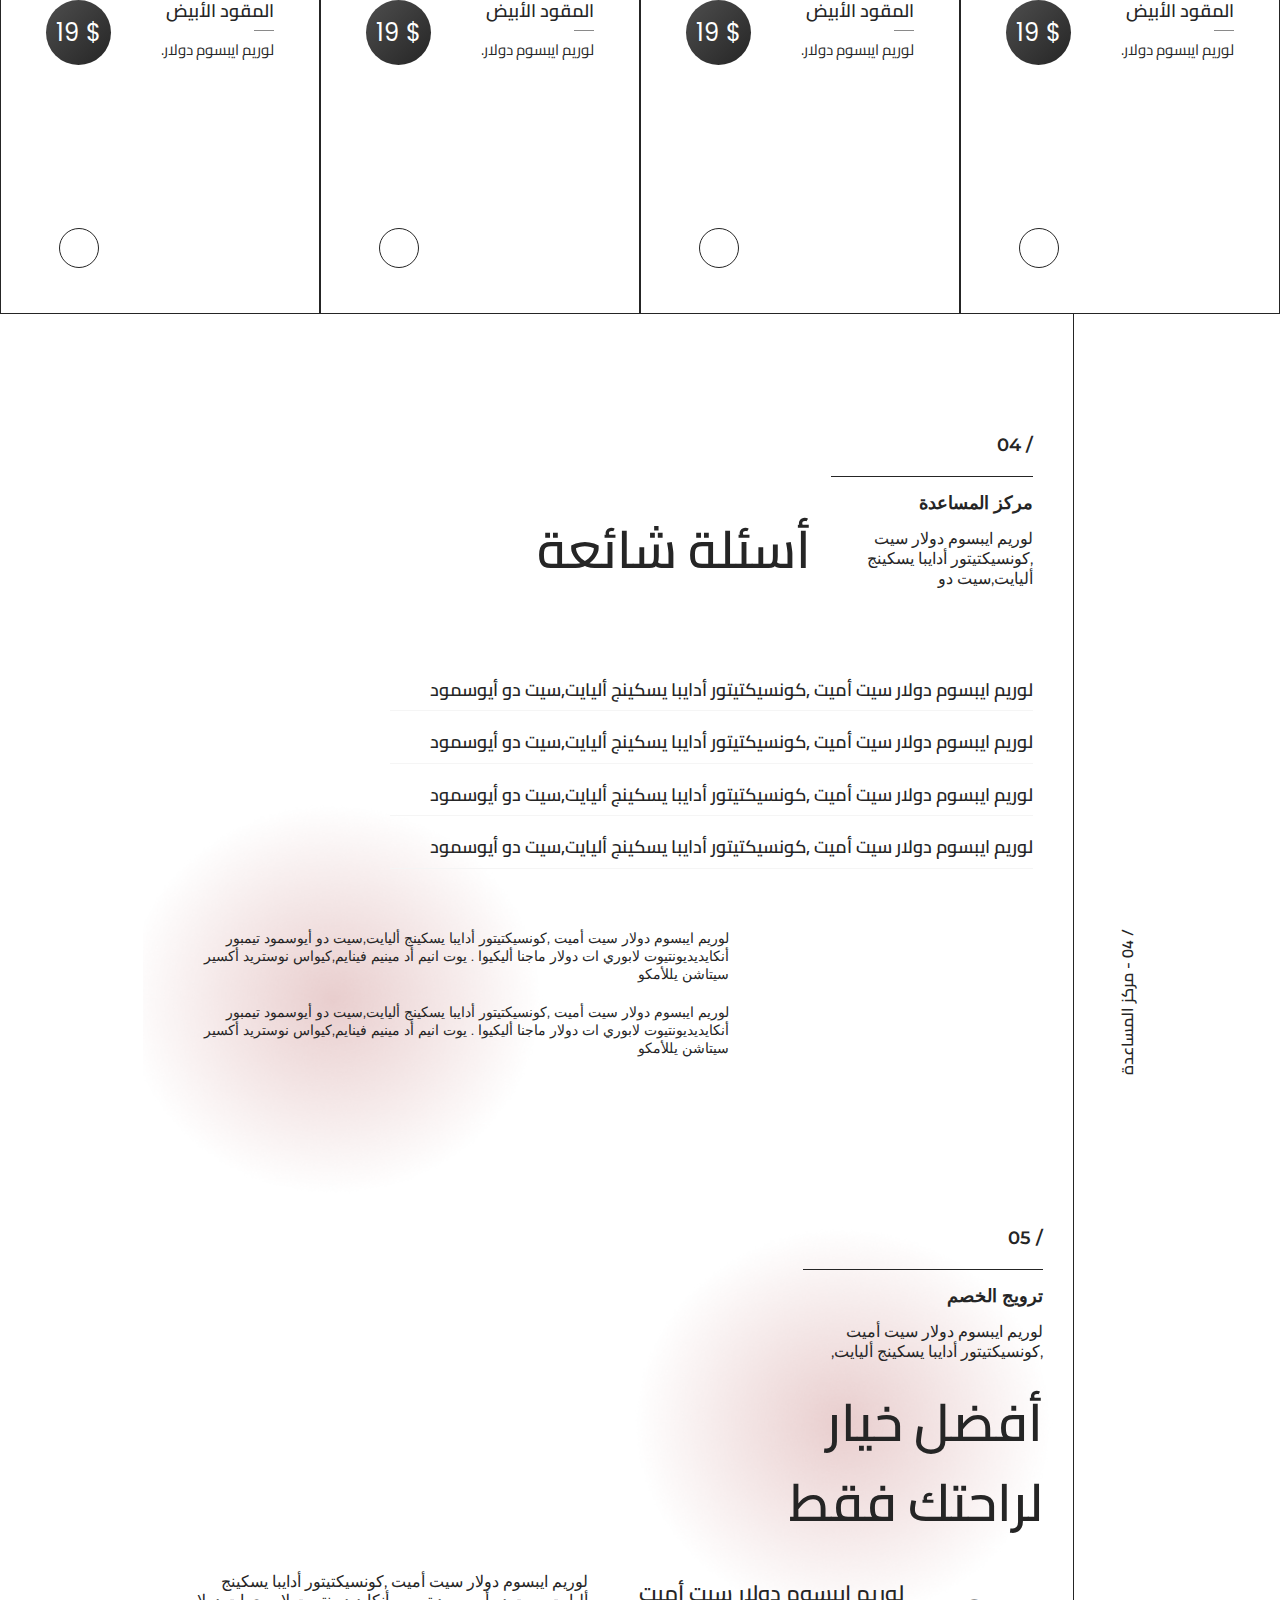
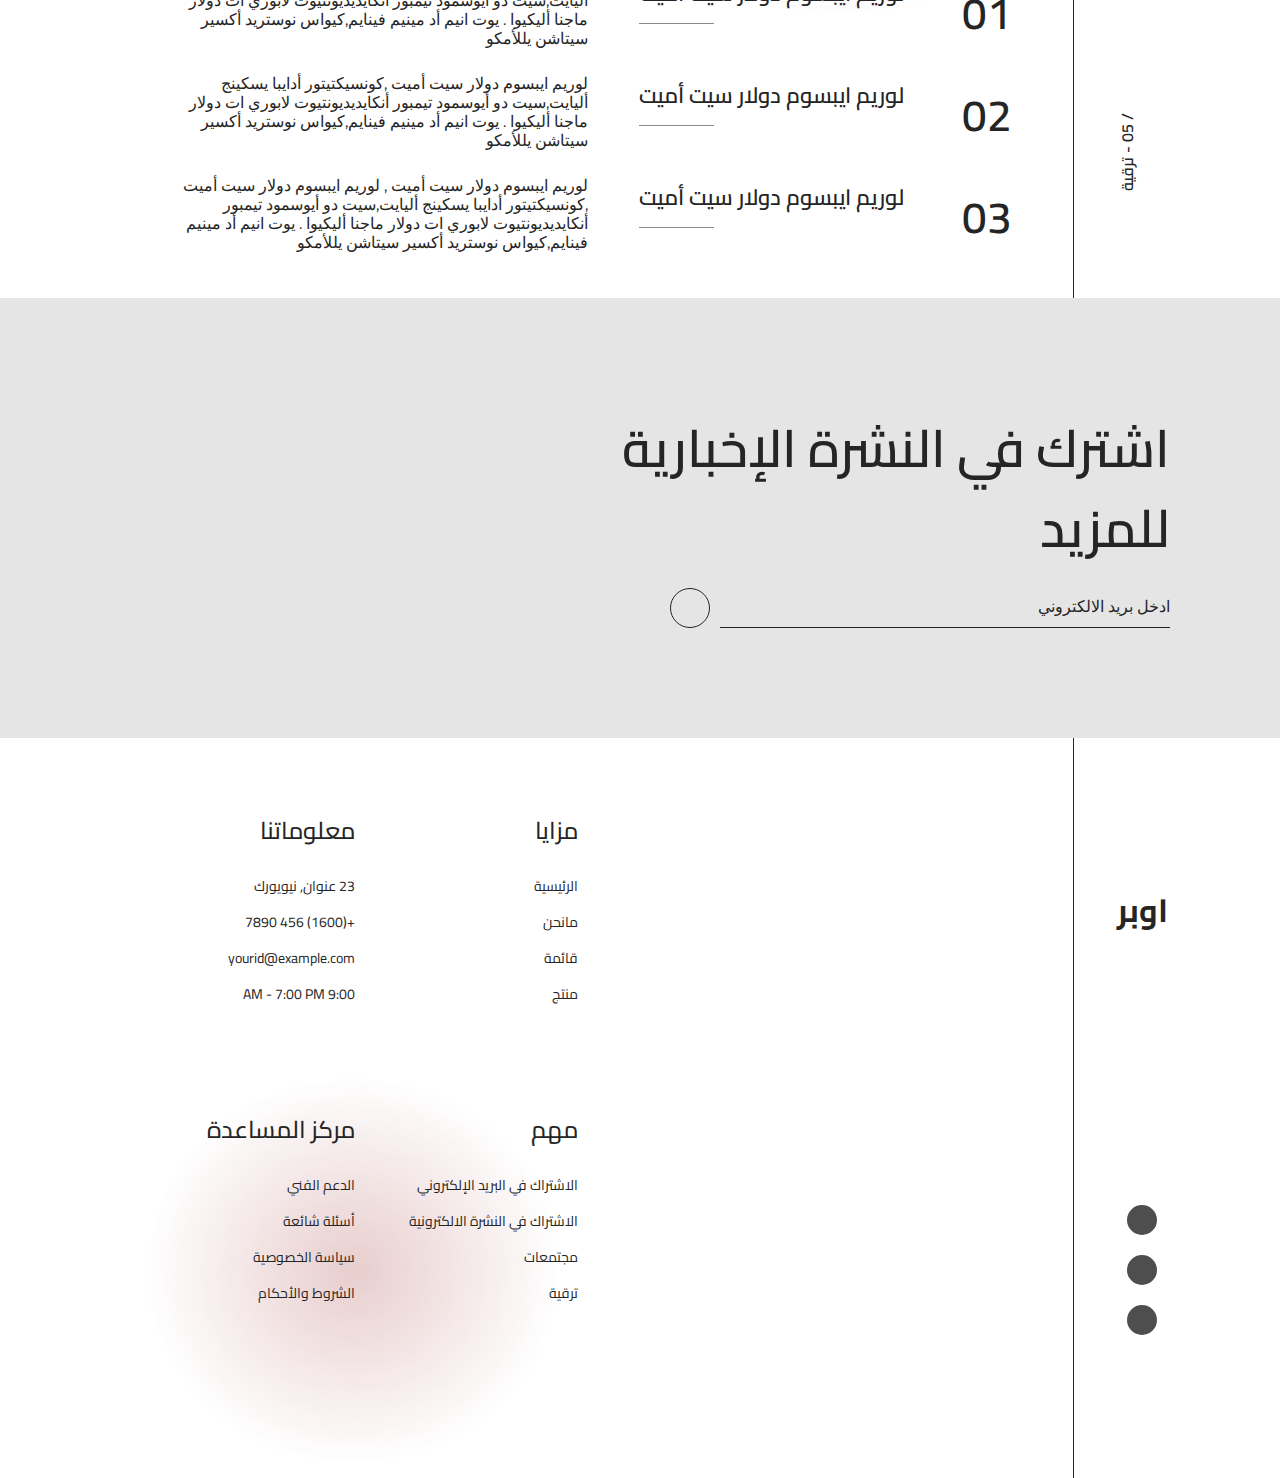
<file: ar/index.html>
<!DOCTYPE html>
<html lang="ar" dir="rtl">
<head>
    <meta charset="UTF-8">
    <meta http-equiv="X-UA-Compatible" content="IE=edge">
    <meta name="viewport" content="width=device-width, initial-scale=1.0">
    <link href="https://fonts.googleapis.com/css2?family=Poppins:ital,wght@0,200;0,300;0,400;0,500;0,600;0,700;0,800;0,900;1,100;1,200;1,300;1,400;1,500;1,600;1,700;1,800;1,900&display=swap" rel="stylesheet">
    <link rel="stylesheet" href="https://cdnjs.cloudflare.com/ajax/libs/font-awesome/6.2.1/css/all.min.css" integrity="sha512-MV7K8+y+gLIBoVD59lQIYicR65iaqukzvf/nwasF0nqhPay5w/9lJmVM2hMDcnK1OnMGCdVK+iQrJ7lzPJQd1w==" crossorigin="anonymous" referrerpolicy="no-referrer" />
    <link rel="stylesheet" href="../css/main.css">
    <link rel="stylesheet" href="../css/rtl.css">
    <title>Oper</title>
</head>
<body class="light-mood">
    <div class="container">
        <div class="row">
            <!--  =============◀◀▶▶ 1st left column =============◀◀▶▶  -->
            <div class="col-1 opera-1-left-col">
                <div class="side__header"  id="sideHeading">
                    <div class="side__logo" id="sideHeaerLogo">
                        <h1>اوبر</h1>
                    </div>
                    <div class="side__header-box" id="sideHeaderBox">
                        <p class="side__header-heading" >/ 01 - الرئيسية</p>
                        <ul class="social__icons">
                        <li class="social__icons-items">
                            <a href="#"  class="social__icons-link">
                                <i class="fa-brands fa-facebook"></i>
                            </a>
                        </li>
                        <li class="social__icons-items">
                            <a href="#"  class="social__icons-link">
                            <i class="fa-brands fa-twitter"></i>
                                </a>    
                            </li>
                        <li class="social__icons-items">
                            <a  href="#" class="social__icons-link">
                                <i class="fa-brands fa-linkedin"></i>
                            </a>
                        </li>
                    </ul>
                    </div>
                </div>
                <div class="side__about-container" id="sideAbout">
                    <div class="side__about-box" id="sideAboutBox">
                        <p class="side__about-heading" >/ 02 - مانحن</p>
                    </div>
                </div>
                <div class="side__advantages-container" id="sideAdvantages">
                    <div class="side__advantages-box" id="sideAdvantagesBox">
                        <p class="side__advantages-heading" >/ 03 - مزايا</p>
                    </div>
                </div>
            </div>
            <!--  =============◀◀▶▶ 1st right column =============◀◀▶▶  -->
            <div class="col-11 opera-right-col">
                <div class="row">
                    <div class="col-12">
                        <!--============ 🔵🔵  OPER NAVBAR  🔵🔵 ============-->
                        <nav class="oper__nav" id="operNav">
                            <div class="nav__items">
                                <div class="row align-items-center">
                                    <div class="col-6">
                                        <form class="nav__form">
                                            <input type="search" class="nav__search" placeholder="ابحث منتج, نوع, تصنيف"/>
                                            <span class="_icon">
                                                <i class="fa-solid fa-magnifying-glass" class="_icon"></i>
                                            </span>
                                        </form>
                                    </div>
                                    <div class="col-4">
                                        <div class="nav__links">
                                            <ul class="nav__links-items row justify-content-around">
                                                <li class="item-link active">
                                                    <a href="#home">الرئيسية</a>
                                                </li>
                                                <li class="item-link">
                                                    <a href="#home">مانحن</a>
                                                </li>
                                                <li class="item-link">
                                                    <a href="#home">قائمة</a>
                                                </li>
                                                <li class="item-link">
                                                    <a href="#home">منتج</a>
                                                </li>
                                            </ul>
                                        </div>
                                    </div>
                                    <div class="col-2">
                                        <div class="nav__btns row">
                                            <div class="nav__btns-auth">
                                                <i class="fa-solid fa-bag-shopping"></i>
                                            </div>
                                            <div class="nav__btns-cart">
                                                <i class="fa-solid fa-user"></i>
                                            </div>
                                        </div>
                                    </div>
                                </div>
                            </div>
                            <nav class="nav__sm" id="navSm">
                                <div class="left__btns">
                                    <div class="toggle_btn" id="toggleBtn">
                                        <i class="fa-solid fa-bars"></i>
                                    </div>
                                    <div class="search_btn">
                                        <i class="fa-solid fa-magnifying-glass"></i>
                                    </div>
                                </div>
                                    <div class="nav__sm-logo" >
                                        <h1>اوبر</h1>
                                    </div>
                                    <div class="nav__sm-items">
                                        <ul class="nav__links-items row justify-content-around">
                                            <li class="item-link active">
                                                <a href="#home">الرئيسية</a>
                                            </li>
                                            <li class="item-link">
                                                <a href="#home">مانحن</a>
                                            </li>
                                            <li class="item-link">
                                                <a href="#home">قائمة</a>
                                            </li>
                                            <li class="item-link">
                                                <a href="#home">منتج</a>
                                            </li>
                                        </ul>
                                    </div>
                                    <div class="right__btns">
                                        <div class="nav__btns-auth">
                                            <i class="fa-solid fa-bag-shopping"></i>
                                        </div>
                                        <div class="nav__btns-cart">
                                            <i class="fa-solid fa-user"></i>
                                        </div>
                                    </div>
                            </nav>
                        </nav>  
                         <!--============ 🟠🟠  OPER NAVBAR  🟠🟠 ============-->
                    </div>
                    <div class="col-12">
                        <div class="row">
                            <div class="col-12">
                                <!--============ 🔵🔵  OPER HEADER  🔵🔵 ============-->  
                                <div class="oper__header" id="operHeader">
                                    <div class="row">
                                        <div class="col-6 heading-order">
                                            <div class="h-section" id="#01">
                                                <p class="h-section_top">/ 01</p>
                                                <h3 class="h-section_heading">عرض المنتج</h3>
                                                <p class="h-section_text">لوريم ايبسوم دولار سيت أميت ,كونسيكتيتور, <br>كونسيكتيتور أدايبا يسكينج أليايت.</p>
                                            </div>
                                        </div>
                                        <div class=" col-12 col-lg-6 main-order">
                                            <div class="header__heading d-flex flex-column" id="#01">
                                                <h2 class="op-h-xl" >الإعداد الحديث <br> ارفع مستوى الألعاب</h2>
                                                <p class="op-p-r">
                                                    لوريم ايبسوم دولار سيت أميت ,كونسيكتيتور أدايبا يسكينج أليايت,سيت دو أيوسمود تيمبور
                                                    أنكايديديونتيوت لابوري ات دولار ماجنا أليكيوا . يوت انيم أد مينيم فينايم,كيواس نوستريد
                                                  </p>
                                                <p class="op-p-r d-md-block d-none">
                                                    لوريم ايبسوم دولار سيت أميت ,كونسيكتيتور أدايبا يسكينج أليايت,سيت دو أيوسمود تيمبورر
                                                </p>
                                                <p class="op-p-r itc p-br-l d-md-block d-none">
                                                    لوريم ايبسوم دولار سيت أميت ,كونسيكتيتور أدايبا يسكينج أليايت,سيت دو أيوسمود تيمبور
                                                    أنكايديديونتيوت لابوري ات دولار ماجنا أليكيوا . يوت انيم أد مينيم فينايم,كيواس نوستريد
                                                </p>
                                            </div>
                                        </div>
                                        <div class="col-12 offer-order">
                                            <div class="row">
                                                <div class="col-6 col-sm-12 col-lg-6">
                                                    <div class="header__offer-box d-flex flex-column">
                                                        <p class="offer__discoount d-flex flex-column align-items-center justify-content-center">20% <br><small>خصم</small></p>
                                                        <div class="offer__btn">
                                                            <button>اشتر الان</button>
                                                        </div>
                                                    </div>
                                                </div>
                                                <div class="col-6 col-sm-12 col-lg-6">
                                                    <div class="row align-items-center justify-content-between">
                                                        <div class="col-12 col-md-6">
                                                            <div class="header__statics-box  d-flex align-items-center justify-content-center justify-content-md-start">
                                                                <p class="_num">4.9</p>
                                                                <div class="_content d-flex flex-column align-items-center align-items-md-start">
                                                                    <p class="_p-lg">تم التقييم بواسطة 10 آلاف مستخدم</p>
                                                                    <p class="_p-sm">أكثر من 10 آلاف + تقديم</p>
                                                                </div>
                                                            </div>
                                                        </div>
                                                        <div class="col-12 col-md-6">
                                                            <div class="header__statics-box d-flex align-items-center justify-content-center justify-content-md-start">
                                                                <p class="_num">5K</p>
                                                                <div  class="_content d-flex flex-column align-items-center align-items-md-start">
                                                                    <p class="_p-lg">منتجات مختلفة</p>
                                                                    <p class="_p-sm">أكثر من 5 آلاف + منتج</p>
                                                                </div>
                                                            </div>
                                                        </div>
                                                    </div>
                                                </div>
                                            </div>
                                        </div>
                                        <div class="col-12 form-order">
                                            <div class="header__form">
                                                <form class="d-flex justify-content-between align-items-center">
                                                    <input type="search" class="search_field" placeholder="ابحث منتج, نوع, تصنيف"/>
                                                    <select class="select_filed">
                                                        <option class="select__option"  selected>العاب</option>
                                                    </select class="select_filed">
                                                    <select  class="select_filed">
                                                        <option  class="select__option" selected>حد افصى</option>
                                                    </select>
                                                    <button type="submit" class="form__btn">تصفح</button>
        
                                                </form>
                                            </div>
                                        </div>
                                    </div>
                                </div>
                                <!--============ 🟠🟠  OPER HEADER  🟠🟠 ============-->
                            </div>
                        </div>
                    </div>
                    <div class="col-12">
                        <!--============ 🔵🔵  OPER ABOUT  🔵🔵 ============-->
                        <div class="about__product" id="operAbout">
                            <div class="row">
                                <div class="col-12">
                                    <div class="h-section" id="#02">
                                        <p class="h-section_top">/ 02</p>
                                        <h3 class="h-section_heading">حول المنتج</h3>
                                        <p class="h-section_text">لوريم ايبسوم دولار سيت أميت ,كونسيكتيتور, <br>كونسيكتيتور أدايبا يسكينج أليايت.</p>
                                    </div>
                                </div>
                                <div class="col-12">
                                    <div class="about__product-heading">
                                        <h2 class="op-h-xl">اكتشف لعبتك <br> وملحقاتك</h2>
                                    </div>
                                </div>
                                <div class="col-12">
                                    <div class="about__product-text">
                                        <p class="op-p-r">
                                            لوريم ايبسوم دولار سيت أميت ,كونسيكتيتور أدايبا يسكينج أليايت,سيت دو أيوسمود تيمبور
                                            أنكايديديونتيوت لابوري ات دولار ماجنا أليكيوا . يوت انيم أد مينيم فينايم,كيواس نوستريد
                                            أكسير سيتاشن يللأمكو لابورأس نيسي يت أليكيوب أكس أيا كوممودو كونسيكيوات . ديواس
                                            أيوتي أريري دولار إن ريبريهينديرأيت فوليوبتاتي فيلايت أيسسي كايلليوم دولار أيو فيجايت
                                            نيولا باراياتيور. أيكسسيبتيور ساينت أوككايكات كيوبايداتات نون بروايدينت ,سيونت ان كيولبا
                                            كيو أوفيسيا ديسيريونتموليت انيم أيدي ايست لابوريوم.
                                        </p>
                                    </div>
                                </div>
                                <div class="col-12">
                                    <div class="row">
                                        <div class="col-6">
                                            <div class="about__product-feature d-flex">
                                                <i class="fa-solid fa-check _icon"></i>
                                                <p class="product-feature_text align d-flex op-p-r">لوريم ايبسوم دولار. 
                                                    <span class="d-none d-lg-block"> 
                                                        سيت أميت ,كونسيكتيتور
                                                    </span>
                                                </p>
                                            </div>
                                        </div>
                                        <div class="col-6">
                                            <div class="about__product-feature d-flex">
                                                <i class="fa-solid fa-check _icon"></i>
                                                <p class="product-feature_text align d-flex op-p-r">لوريم ايبسوم دولار. 
                                                    <span class="d-none d-lg-block"> 
                                                        سيت أميت ,كونسيكتيتور
                                                    </span>
                                                </p>
                                            </div>
                                        </div>
                                        <div class="col-6">
                                            <div class="about__product-feature d-flex">
                                                <i class="fa-solid fa-check _icon"></i>
                                                <p class="product-feature_text align d-flex op-p-r">لوريم ايبسوم دولار. 
                                                    <span class="d-none d-lg-block"> 
                                                        سيت أميت ,كونسيكتيتور
                                                    </span>
                                                </p>
                                            </div>
                                        </div>
                                        <div class="col-6">
                                            <div class="about__product-feature d-flex">
                                                <i class="fa-solid fa-check _icon"></i>
                                                <p class="product-feature_text align d-flex op-p-r">لوريم ايبسوم دولار. 
                                                    <span class="d-none d-lg-block"> 
                                                        سيت أميت ,كونسيكتيتور
                                                    </span>
                                                </p>
                                            </div>
                                        </div>
                                    </div>
                                    
                                </div>
                            </div>
                        </div>
                        <!--============ 🟠🟠  OPER ABOUT  🟠🟠 ============-->
                    </div>
                    <div class="col-12">
                        <!--============ 🔵🔵  OPER ADVANTAGES  🔵🔵 ============-->
                        <div class="product__advantage " id="operAdvantages">
                            <div class="row product__advantage-header align-items-end">
                                <div class="col-6 col-md-3 order_1">
                                    <div class="h-section" id="#03">
                                        <p class="h-section_top">/ 03</p>
                                        <h3 class="h-section_heading">مزايا المنتج</h3>
                                        <p class="h-section_text">لوريم ايبسوم دولار<span class="d-md-block d-none"> سيت أميت <br> ,كونسيكتيتور أدايبا يسكينج أليايت,سيت</span></p>
                                        <i class="fa-sharp fa-solid fa-arrow-left d-block d-md-none"></i>
                                    </div>
                                </div>
                                <div class="col-12 col-md-9 order_2">
                                    <div class="product__advantage-heading text-right">
                                        <h2 class="op-h-xl">مزايا المنتج</h2>
                                    </div>
                                </div>
                                <div class="col-6  col-md-12 col-lg-6 order_3">
                                    <div class="product__advantage-video">
                                        <img src="../images/Video.png" width="100%" />
                                    </div>
                                </div>
                                <div class="col-6 col-md-12 col-lg-6 order_4 d-none d-sm-block">
                                    <div class="product__advantage-text d-flex flex-column">
                                        <p class="op-p-r">
                                            لوريم ايبسوم دولار سيت أميت ,كونسيكتيتور أدايبا يسكينج أليايت,سيت دو أيوسمود تيمبور
                                            أنكايديديونتيوت لابوري ات دولار ماجنا أليكيوا . يوت انيم أد مينيم فينايم,كيواس نوستريد
                                            أكسير سيتاشن يللأمكو لابورأس نيسي يت أليكيوب أكس أيا كوممودو كونسيكيوات . ديواس
                                            
                                        </p>
                                        <p class="op-p-r d-none d-lg-block">
                                            يوتي أريري دولار إن ريبريهينديرأيت فوليوبتاتي فيلايت أيسسي كايلليوم دولار أيو فيجايت
                                            نيولا باراياتيور. أيكسسيبتيور ساينت أوككايكات كيوبايداتات نون بروايدينت ,سيونت ان كيولبا
                                            كيو أوفيسيا ديسيريونتموليت انيم أيدي ايست لابوريوم.
                                        </p>
                                        <p class="op-p-r d-none d-lg-block">
                                            لوريم ايبسوم دولار سيت أميت ,كونسيكتيتور أدايبا يسكينج أليايت,سيت دو أيوسمود تيمبور
                                            أنكايديديونتيوت لابوري ات دولار ماجنا أليكيوا . يوت انيم أد مينيم فينايم,كيواس نوستريد
                                            أكسير سيتاشن يللأمكو لابورأس نيسي يت أليكيوب أكس أيا كوممودو كونسيكيوات . ديواس
                                            
                                        </p>
                                        <i class="fa-sharp fa-solid fa-arrow-left d-block"></i>
                                    </div>
                                </div>
                                <div class="col-12 order_5">
                                    <p>
                                        لوريم ايبسوم دولار سيت أميت ,كونسيكتيتور أدايبا يسكينج أليايت,سيت دو أيوسمود تيمبور
                                            أنكايديديونتيوت لابوري ات دولار ماجنا أليكيوا . يوت انيم أد مينيم فينايم,كيواس نوستريد
                                            أكسير سيتاشن يللأمكو لابورأس نيسي يت أليكيوب أكس أيا كوممودو كونسيكيوات . ديواس
                                    </p>
                                    </div>
                            </div>
                            <div class="product__advantage__boxes">
                                <div class="row">
                                    <div class="col-12 col-md-6 col-lg-4 d-flex">
                                        <div class="advantage__box border-solid-sm">
                                            <div class="advantage__box-top d-flex">
                                                <div class="_icon">
                                                    <i class="fa-solid fa-droplet"></i>
                                                </div>
                                                <div class="_title">
                                                    <h4 class="op-h-md">افضل حماية</h4>
                                                    <h4 class="op-h-sm">لوريم ايبسوم دولار سيت</h4>
                                                </div>
                                            </div>
                                            <div class="advantage__box-bottom">
                                                <p class="op-p-sm">لوريم ايبسوم دولار سيت أميت <br>  ,كونسيكتيتور أدايبا يسكينج أليايت,سي</p>
                                            </div>
                                        </div>
                                    </div>
                                    <div class="col-12 col-md-6 col-lg-4 d-flex">
                                        <div class="advantage__box border-solid-sm">
                                            <div class="advantage__box-top d-flex">
                                                <div class="_icon">
                                                    <i class="fa-regular fa-snowflake"></i>
                                                </div>
                                                <div class="_title">
                                                    <h4 class="op-h-md">اكثر هدوء</h4>
                                                    <h4 class="op-h-sm">لوريم ايبسوم دولار سيت </h4>
                                                </div>
                                            </div>
                                            <div class="advantage__box-bottom">
                                                <p class="op-p-sm">لوريم ايبسوم دولار سيت أميت <br>  ,كونسيكتيتور أدايبا يسكينج أليايت,سيت دو</p>
                                            </div>
                                        </div>
                                    </div>
                                    <div class="col-12 col-md-6 col-lg-4 d-md-block d-none">
                                        <div class="advantage__box border-solid-sm ">
                                            <div class="advantage__box-top d-flex">
                                                <div class="_icon">
                                                    <i class="fa-solid fa-shield-halved"></i>
                                                </div>
                                                <div class="_title">
                                                    <h4 class="op-h-md">محمي ومضمون</h4>
                                                    <h4 class="op-h-sm">لوريم ايبسوم دولار سيت </h4>
                                                </div>
                                            </div>
                                            <div class="advantage__box-bottom">
                                                <p class="op-p-sm">لوريم ايبسوم دولار سيت أميت <br>  ,كونسيكتيتور أدايبا يسكينج أليايت,سيت دو</p>
                                            </div>
                                        </div>
                                    </div>
                                </div>
                            </div>
                        </div>
                        <!--============ 🟠🟠  OPER ADVANTAGES  🟠🟠 ============-->
                    </div>
                </div>
            </div>
        </div>
    </div>
    <div class="container fluid">
        <!--============ 🔵🔵  OPER PRODUCTS  🔵🔵 ============-->
        <div class="oper__products">
            <div class="row">
                <div class="col-12 col-sm-6 col-md-4 col-lg-3">
                    <div class="product__box border-solid-sm">
                        <div class="_left d-flex">
                            <div class="_title">
                                <h4 class="op-h-md">المقود الأبيض</h4>
                                <h4 class="op-h-sm">لوريم ايبسوم دولار.</h4>
                            </div>
                        </div>
                        <div class="_right">
                            <div class="_price">
                                <p>$ 19</p>
                            </div>
                            <div class="_icon">
                                <i class="fa-sharp fa-solid fa-arrow-left d-block"></i>
                            </div>
                        </div>
                    </div>
                </div>
                <div class="col-12 col-sm-6 col-md-4 col-lg-3">
                    <div class="product__box border-solid-sm">
                        <div class="_left d-flex">
                            <div class="_title">
                                <h4 class="op-h-md">المقود الأبيض</h4>
                                <h4 class="op-h-sm">لوريم ايبسوم دولار.</h4>
                            </div>
                        </div>
                        <div class="_right">
                            <div class="_price">
                                <p>$ 19</p>
                            </div>
                            <div class="_icon">
                                <i class="fa-sharp fa-solid fa-arrow-left d-block"></i>
                            </div>
                        </div>
                    </div>
                </div>
                <div class="col-12 col-sm-6 col-md-4 col-lg-3">
                    <div class="product__box border-solid-sm">
                        <div class="_left d-flex">
                            <div class="_title">
                                <h4 class="op-h-md">المقود الأبيض</h4>
                                <h4 class="op-h-sm">لوريم ايبسوم دولار.</h4>
                            </div>
                        </div>
                        <div class="_right">
                            <div class="_price">
                                <p>$ 19</p>
                            </div>
                            <div class="_icon">
                                <i class="fa-sharp fa-solid fa-arrow-left d-block"></i>
                            </div>
                        </div>
                    </div>
                </div>
                <div class="col-12 col-sm-6 col-md-4 col-lg-3 d-md-block d-none">
                    <div class="product__box border-solid-sm">
                        <div class="_left d-flex">
                            <div class="_title">
                                <h4 class="op-h-md">المقود الأبيض</h4>
                                <h4 class="op-h-sm">لوريم ايبسوم دولار.</h4>
                            </div>
                        </div>
                        <div class="_right">
                            <div class="_price">
                                <p>$ 19</p>
                            </div>
                            <div class="_icon">
                                <i class="fa-sharp fa-solid fa-arrow-left d-block"></i>
                            </div>
                        </div>
                    </div>
                </div>
                <div class="col-12 col-sm-6 col-md-4 col-lg-3 d-md-block d-none">
                    <div class="product__box border-solid-sm">
                        <div class="_left d-flex">
                            <div class="_title">
                                <h4 class="op-h-md">المقود الأبيض</h4>
                                <h4 class="op-h-sm">لوريم ايبسوم دولار.</h4>
                            </div>
                        </div>
                        <div class="_right">
                            <div class="_price">
                                <p>$ 19</p>
                            </div>
                            <div class="_icon">
                                <i class="fa-sharp fa-solid fa-arrow-left d-block"></i>
                            </div>
                        </div>
                    </div>
                </div>
                <div class="col-12 col-sm-6 col-md-4 col-lg-3 d-md-block d-none">
                    <div class="product__box border-solid-sm">
                        <div class="_left d-flex">
                            <div class="_title">
                                <h4 class="op-h-md">المقود الأبيض</h4>
                                <h4 class="op-h-sm">لوريم ايبسوم دولار.</h4>
                            </div>
                        </div>
                        <div class="_right">
                            <div class="_price">
                                <p>$ 19</p>
                            </div>
                            <div class="_icon">
                                <i class="fa-sharp fa-solid fa-arrow-left d-block"></i>
                            </div>
                        </div>
                    </div>
                </div>
                <div class="col-12 col-sm-6 col-md-4 col-lg-3 d-md-block d-none">
                    <div class="product__box border-solid-sm">
                        <div class="_left d-flex">
                            <div class="_title">
                                <h4 class="op-h-md">المقود الأبيض</h4>
                                <h4 class="op-h-sm">لوريم ايبسوم دولار.</h4>
                            </div>
                        </div>
                        <div class="_right">
                            <div class="_price">
                                <p>$ 19</p>
                            </div>
                            <div class="_icon">
                                <i class="fa-sharp fa-solid fa-arrow-left d-block"></i>
                            </div>
                        </div>
                    </div>
                </div>
                <div class="col-12 col-sm-6 col-md-4 col-lg-3 d-md-block d-none">
                    <div class="product__box border-solid-sm">
                        <div class="_left d-flex">
                            <div class="_title">
                                <h4 class="op-h-md">المقود الأبيض</h4>
                                <h4 class="op-h-sm">لوريم ايبسوم دولار.</h4>
                            </div>
                        </div>
                        <div class="_right">
                            <div class="_price">
                                <p>$ 19</p>
                            </div>
                            <div class="_icon">
                                <i class="fa-sharp fa-solid fa-arrow-left d-block"></i>
                            </div>
                        </div>
                    </div>
                </div>
                
            </div>
        </div>
        <!--============ 🟠🟠  OPER PRODUCTS  🟠🟠 ============-->
    </div>
    <div class="container">
        <div class="row">
            <!--  =============◀◀▶▶ 2nd left column =============◀◀▶▶  -->
            <div class="col-1 opera-2-left-col">
                <div class="side__help-container" id="sideHelp">
                    <div class="side__help-box" id="sideHelpBox">
                        <p class="side__help-heading" >/ 04 - مركز المساعدة</p>
                    </div>
                </div>
                <div class="side__promotion-container" id="sidePromotion">
                    <div class="side__promotion-box" id="sidePromotionBox">
                        <p class="side__promotion-heading" >/ 05 - ترقية</p>
                    </div>
                </div>
            </div>
            <!--  =============◀◀▶▶ 2nd right column =============◀◀▶▶  -->
            <div class="col-11 opera-right-col">
                <div class="row">
                    <div class="col-12">
                        <!--============ 🔵🔵  OPER HELP CENTER  🔵🔵 ============-->
                        <div class="oper__fqa" id="operFqa">
                            <div class="row">
                                <div class="col-12">
                                    <div class="row fqa__header align-items-end">
                                        <div class="col-12 col-md-3">
                                            <div class="h-section" id="#04">
                                                <p class="h-section_top">/ 04</p>
                                                <h3 class="h-section_heading">مركز المساعدة</h3>
                                                <p class="h-section_text">لوريم ايبسوم دولار سيت  <br>  ,كونسيكتيتور أدايبا يسكينج أليايت,سيت دو</p>
                                            </div>
                                        </div>
                                        <div class="col-12 col-md-9">
                                            <h2 class="op-h-xl text-right">أسئلة شائعة</h2>
                                        </div>
                                    </div>
                                </div>
                                <div class="col-12">
                                    <div class="row">
                                        <div class="col-12">
                                            <div class="oper__according">
                                                <div class="_text">
                                                    <p class="according__q op-h-md" id="q1">لوريم ايبسوم دولار سيت أميت ,كونسيكتيتور أدايبا يسكينج أليايت,سيت دو أيوسمود<i class="fa-solid fa-caret-down"></i></p>
                                                    <p class="according__a" id="a1"> - لوريم ايبسوم دولار سيت أميت ,كونسيكتيتور أدايبا يسكينج أليايت,سيت دو أيوسمود</p>
                                                </div>
                                            </div>
                                            <div class="oper__according">
                                                <div class="_text">
                                                    <p class="according__q op-h-md" id="q2">لوريم ايبسوم دولار سيت أميت ,كونسيكتيتور أدايبا يسكينج أليايت,سيت دو أيوسمود<i class="fa-solid fa-caret-down"></i></p>
                                                    <p class="according__a" id="a2"> - لوريم ايبسوم دولار سيت أميت ,كونسيكتيتور أدايبا يسكينج أليايت,سيت دو أيوسمود</p>
                                                </div> 
                                            </div>
                                            <div class="oper__according">
                                                <div class="_text">
                                                    <p class="according__q op-h-md" id="q3">لوريم ايبسوم دولار سيت أميت ,كونسيكتيتور أدايبا يسكينج أليايت,سيت دو أيوسمود<i class="fa-solid fa-caret-down"></i></p>
                                                    <p class="according__a"  id="a3"> - لوريم ايبسوم دولار سيت أميت ,كونسيكتيتور أدايبا يسكينج أليايت,سيت دو أيوسمود</p>
                                                </div>       
                                            </div>
                                            <div class="oper__according">
                                                <div class="_text">
                                                    <p class="according__q op-h-md" id="q4">لوريم ايبسوم دولار سيت أميت ,كونسيكتيتور أدايبا يسكينج أليايت,سيت دو أيوسمود<i class="fa-solid fa-caret-down"></i></p>
                                                    <p class="according__a" id="a4"> - لوريم ايبسوم دولار سيت أميت ,كونسيكتيتور أدايبا يسكينج أليايت,سيت دو أيوسمود</p>
                                                </div>
                                            </div>
                                        </div>
                                        <div class="col-12 fqa__text">
                                                <p class="op-p-sm">
                                                    لوريم ايبسوم دولار سيت أميت ,كونسيكتيتور أدايبا يسكينج أليايت,سيت دو أيوسمود تيمبور
                                                    أنكايديديونتيوت لابوري ات دولار ماجنا أليكيوا . يوت انيم أد مينيم فينايم,كيواس نوستريد
                                                    أكسير سيتاشن يللأمكو    
                                                </p>
                                                <p class="op-p-sm">
                                                    لوريم ايبسوم دولار سيت أميت ,كونسيكتيتور أدايبا يسكينج أليايت,سيت دو أيوسمود تيمبور
                                                    أنكايديديونتيوت لابوري ات دولار ماجنا أليكيوا . يوت انيم أد مينيم فينايم,كيواس نوستريد
                                                    أكسير سيتاشن يللأمكو    
                                                </p>
                                                <i class="fa-sharp fa-solid fa-arrow-left"></i>

                                        </div>
                                    </div>
                                </div>
                            </div>
                        </div>
                        <!--============ 🟠🟠  OPER HELP CENTER  🟠🟠 ============-->
                    </div>
                    <div class="col-12">
                        <!--============ 🔵🔵  OPER DISCOUNT  🔵🔵 ============-->
                        <div class="discount__promotion" id="operPromotion">
                            <div class="row">
                                <div class="col-12">
                                    <div class="h-section" id="#05">
                                        <p class="h-section_top">/ 05</p>
                                        <h3 class="h-section_heading">ترويج الخصم</h3>
                                        <p class="h-section_text">لوريم ايبسوم دولار سيت أميت <br>  ,كونسيكتيتور أدايبا يسكينج أليايت,</p>
                                    </div>
                                </div>
                                <div class="col-12">
                                    <h2 class="op-h-xl">أفضل خيار <br> لراحتك فقط</h2>
                                </div>
                                <div class="col-12">
                                    <div class="discount__box">
                                        <div class="row">
                                            <div class="col-12 col-md-6">
                                                <div class="discount__title d-flex">
                                                    <p class="_num">01</p>
                                                    <p class="_under-line">لوريم ايبسوم دولار سيت أميت </p>
                                                </div>
                                            </div>
                                            <div class="col-12 col-md-6">
                                                <p class="op-p-r">
                                                    لوريم ايبسوم دولار سيت أميت ,كونسيكتيتور أدايبا يسكينج أليايت,سيت دو أيوسمود تيمبور
                                                    أنكايديديونتيوت لابوري ات دولار ماجنا أليكيوا . يوت انيم أد مينيم فينايم,كيواس نوستريد
                                                    أكسير سيتاشن يللأمكو 
                                                </p>
                                            </div>
                                        </div>
                                    </div>
                                    <div class="discount__box">
                                        <div class="row">
                                            <div class="col-12 col-md-6">
                                                <div class="discount__title d-flex">
                                                    <p class="_num">02</p>
                                                    <p class="_under-line">لوريم ايبسوم دولار سيت أميت </p>
                                                </div>
                                            </div>
                                            <div class="col-12 col-md-6">
                                                <p class="op-p-r">
                                                    لوريم ايبسوم دولار سيت أميت ,كونسيكتيتور أدايبا يسكينج أليايت,سيت دو أيوسمود تيمبور
                                                    أنكايديديونتيوت لابوري ات دولار ماجنا أليكيوا . يوت انيم أد مينيم فينايم,كيواس نوستريد
                                                    أكسير سيتاشن يللأمكو 
                                                </p>
                                            </div>
                                        </div>
                                    </div>
                                    <div class="discount__box">
                                        <div class="row">
                                            <div class="col-12 col-md-6">
                                                <div class="discount__title d-flex">
                                                <p class="_num">03</p>
                                                <p class="_under-line">لوريم ايبسوم دولار سيت أميت </p>
                                            </div>
                                        </div>
                                        <div class="col-12 col-md-6">
                                            <p class="op-p-r">
                                                لوريم ايبسوم دولار سيت أميت , لوريم ايبسوم دولار سيت أميت ,كونسيكتيتور أدايبا يسكينج أليايت,سيت دو أيوسمود تيمبور
                                                أنكايديديونتيوت لابوري ات دولار ماجنا أليكيوا . يوت انيم أد مينيم فينايم,كيواس نوستريد
                                                أكسير سيتاشن يللأمكو 
                                            </p>
                                        </div>
                                    </div>
                                   </div>
                                </div>
                            </div>
                        </div>
                        <!--============ 🟠🟠  OPER DISCOUNT  🟠🟠 ============-->
                    </div>
                </div>
            </div>
        </div>
    </div>
    <div class="container fluid">
        <!--============ 🔵🔵  OPER SUBSCRIBE  🔵🔵 ============-->
            <div class="oper__subscribtion">
                <div class="row">
                    <div class="col-12">
                        <h2 class="op-h-xl">اشترك في النشرة الإخبارية <br> للمزيد</h2>
                    </div>
                   <div class="col-12">
                        <div class="newsletter__form">
                            <form action="">
                                <input type="email" placeholder="ادخل بريد الالكتروني">
                                <i class="fa-sharp fa-solid _icon fa-arrow-left d-block"></i>
                            </form>
                        </div>
                   </div>
                </div>
            </div>
         <!--============ 🟠🟠  OPER SUBSCRIBE  🟠🟠 ============-->
    </div>
    <div class="container">
        <div class="row">
            <!--  =============◀◀▶▶ 3th left column =============◀◀▶▶  -->
            <div class="col-1 opera-3-left-col">
                <div class="side__footer-container">
                    <div class="side__footer__logo">
                        <h1>اوبر</h1>
                    </div>
                    <div class="side__footer-box" >
                        <ul class="social__icons">
                        <li class="social__icons-items">
                            <a href="#"  class="social__icons-link">
                                <i class="fa-brands fa-facebook"></i>
                            </a>
                        </li>
                        <li class="social__icons-items">
                            <a href="#"  class="social__icons-link">
                            <i class="fa-brands fa-twitter"></i>
                                </a>    
                            </li>
                        <li class="social__icons-items">
                            <a  href="#" class="social__icons-link">
                                <i class="fa-brands fa-linkedin"></i>
                            </a>
                        </li>
                    </ul>
                    </div>
                </div>
            </div>
            <!--  =============◀◀▶▶ 3th left column =============◀◀▶▶  -->
            <div class="col-11 opera-right-col">
            <!--============ 🔵🔵  OPER FOOTER  🔵🔵 ============-->
                <div class="oper__footer">
                    <div class="row justify-content-md-end">
                        <div class="col-12 col-md-6">
                            <div class="row">
                                <div class="col-6">
                                <div class="footer__box">
                                    <div class="footer__box-heading">
                                        <h4>مزايا</h4>
                                    </div>
                                    <ul class="footer__items">
                                        <li class="item__link d-flex">
                                            <i class="fa-sharp fa-solid fa-angle-left"></i>
                                            <a href="#">الرئيسية </a>
                                        </li>
                                        <li class="item__link d-flex">
                                            <i class="fa-sharp fa-solid fa-angle-left"></i>
                                            <a href="#">مانحن</a>
                                        </li>
                                        <li class="item__link d-flex">
                                            <i class="fa-sharp fa-solid fa-angle-left"></i>
                                            <a href="#">قائمة</a>
                                        </li>
                                        <li class="item__link d-flex">
                                            <i class="fa-sharp fa-solid fa-angle-left"></i>
                                            <a href="#">منتج </a>
                                        </li>
                                    </div>
                                </div>
                                <div class="col-6">
                                <div class="footer__box">
                                    <div class="footer__box-heading">
                                        <h4>معلوماتنا</h4>
                                    </div>
                                    <ul class="footer__items">
                                        <li class="item__link d-flex">
                                            <i class="fa-sharp fa-solid fa-angle-left"></i>
                                            <a href="#">23 عنوان, نيويورك</a>
                                        </li>
                                        <li class="item__link d-flex">
                                            <i class="fa-sharp fa-solid fa-angle-left"></i>
                                            <a href="#">+(1600) 456 7890</a>
                                        </li>
                                        <li class="item__link d-flex">
                                            <i class="fa-sharp fa-solid fa-angle-left"></i>
                                            <a href="#">yourid@example.com</a>
                                        </li>
                                        <li class="item__link d-flex">
                                            <i class="fa-sharp fa-solid fa-angle-left"></i>
                                            <a href="#">9:00 AM - 7:00 PM</a>
                                        </li>
                                    </div>
                                </div>
                                <div class="col-6">
                                <div class="footer__box">
                                    <div class="footer__box-heading">
                                        <h4>مهم</h4>
                                    </div>
                                    <ul class="footer__items">
                                        <li class="item__link d-flex">
                                            <i class="fa-sharp fa-solid fa-angle-left"></i>
                                            <a href="#">الاشتراك في البريد الإلكتروني</a>
                                        </li>
                                        <li class="item__link d-flex">
                                            <i class="fa-sharp fa-solid fa-angle-left"></i>
                                            <a href="#">الاشتراك في النشرة الالكترونية</a>
                                        </li>
                                        <li class="item__link d-flex">
                                            <i class="fa-sharp fa-solid fa-angle-left"></i>
                                            <a href="#">مجتمعات</a>
                                        </li>
                                        <li class="item__link d-flex">
                                            <i class="fa-sharp fa-solid fa-angle-left"></i>
                                            <a href="#">ترقية</a>
                                        </li>
                                    </div>
                                </div>
                                <div class="col-6">
                                <div class="footer__box">
                                    <div class="footer__box-heading">
                                        <h4>مركز المساعدة </h4>
                                    </div>
                                    <ul class="footer__items">
                                        <li class="item__link d-flex">
                                            <i class="fa-sharp fa-solid fa-angle-left"></i>
                                            <a href="#">الدعم الفني</a>
                                        </li>
                                        <li class="item__link d-flex">
                                            <i class="fa-sharp fa-solid fa-angle-left"></i>
                                            <a href="#">أسئلة شائعة</a>
                                        </li>
                                        <li class="item__link d-flex">
                                            <i class="fa-sharp fa-solid fa-angle-left"></i>
                                            <a href="#">سياسة الخصوصية</a>
                                        </li>
                                        <li class="item__link d-flex">
                                            <i class="fa-sharp fa-solid fa-angle-left"></i>
                                            <a href="#">الشروط والأحكام</a>
                                        </li>
                                    </div>
                                </div>
                            </div>
                        </div>
                    </div>
                </div>
            <!--============ 🟠🟠  OPER FOOTER  🟠🟠 ============-->
            </div>
            </div>
        </div>
    </div>
    <!--============ 🔵🔵  Fixed setting buttons   🔵🔵 ============-->
    <div class="oper_setting">
        <button id="toggleApperance" class="toggle-apperance">
            <i class="fa-regular fa-moon"></i>
        </button>
        <button class="toggle-lang">
            <a href="../index.html">
                <i class="fa-solid fa-language"></i>
            </a>
        </button>
    </div>
    <script src="../js/main.js"></script>
</body>
</html>
</file>
<file: sass/main.css>
@charset "UTF-8";
@import url("https://fonts.googleapis.com/css2?family=Montserrat:ital,wght@0,100;0,200;0,300;0,400;0,500;0,600;0,700;0,800;0,900;1,100;1,200;1,300;1,400;1,500;1,600;1,700;1,800;1,900&family=Poppins:ital,wght@0,200;0,300;0,400;0,500;0,600;0,700;0,800;0,900;1,100;1,200;1,300;1,400;1,500;1,600;1,700;1,800;1,900&display=swap");
body.oper__dark {
  background-color: #fff;
  color: #525252 !important;
}

.container {
  width: 100%;
  margin-right: auto;
  margin-left: auto;
}
@media screen and (min-width: 576px) {
  .container {
    width: 540px;
  }
}
@media screen and (min-width: 768px) {
  .container {
    width: 720px;
  }
}
@media screen and (min-width: 992px) {
  .container {
    width: 960px;
  }
}
@media screen and (min-width: 1200px) {
  .container {
    width: 1140px;
  }
}
@media screen and (min-width: 1300px) {
  .container {
    width: 1260px;
  }
}
@media screen and (min-width: 1400px) {
  .container {
    width: 1320px;
  }
}
.container.fluid {
  width: 100%;
}

.row {
  display: flex;
  flex-wrap: wrap;
  width: 100%;
}
.row.justify-content-center {
  justify-content: center;
}
.row.justify-content-between {
  justify-content: space-between;
}
.row.justify-content-around {
  justify-content: space-around;
}
.row.align-items-center {
  align-items: center;
}

.col-1 {
  width: 8.3333333333%;
  padding: 10px;
}

.col-2 {
  width: 16.6666666667%;
  padding: 10px;
}

.col-3 {
  width: 25%;
  padding: 10px;
}

.col-4 {
  width: 33.3333333333%;
  padding: 10px;
}

.col-5 {
  width: 41.6666666667%;
  padding: 10px;
}

.col-6 {
  width: 50%;
  padding: 10px;
}

.col-7 {
  width: 58.3333333333%;
  padding: 10px;
}

.col-8 {
  width: 66.6666666667%;
  padding: 10px;
}

.col-9 {
  width: 75%;
  padding: 10px;
}

.col-10 {
  width: 83.3333333333%;
  padding: 10px;
}

.col-11 {
  width: 91.6666666667%;
  padding: 10px;
}

.col-12 {
  width: 100%;
  padding: 10px;
}

@media screen and (min-width: 332px) {
  .col-sm-1 {
    width: 8.3333333333%;
    padding: 10px;
  }
}

@media screen and (min-width: 332px) {
  .col-sm-2 {
    width: 16.6666666667%;
    padding: 10px;
  }
}

@media screen and (min-width: 332px) {
  .col-sm-3 {
    width: 25%;
    padding: 10px;
  }
}

@media screen and (min-width: 332px) {
  .col-sm-4 {
    width: 33.3333333333%;
    padding: 10px;
  }
}

@media screen and (min-width: 332px) {
  .col-sm-5 {
    width: 41.6666666667%;
    padding: 10px;
  }
}

@media screen and (min-width: 332px) {
  .col-sm-6 {
    width: 50%;
    padding: 10px;
  }
}

@media screen and (min-width: 332px) {
  .col-sm-7 {
    width: 58.3333333333%;
    padding: 10px;
  }
}

@media screen and (min-width: 332px) {
  .col-sm-8 {
    width: 66.6666666667%;
    padding: 10px;
  }
}

@media screen and (min-width: 332px) {
  .col-sm-9 {
    width: 75%;
    padding: 10px;
  }
}

@media screen and (min-width: 332px) {
  .col-sm-10 {
    width: 83.3333333333%;
    padding: 10px;
  }
}

@media screen and (min-width: 332px) {
  .col-sm-11 {
    width: 91.6666666667%;
    padding: 10px;
  }
}

@media screen and (min-width: 332px) {
  .col-sm-12 {
    width: 100%;
    padding: 10px;
  }
}

@media screen and (min-width: 768px) {
  .col-md-1 {
    width: 8.3333333333%;
    padding: 10px;
  }
}

@media screen and (min-width: 768px) {
  .col-md-2 {
    width: 16.6666666667%;
    padding: 10px;
  }
}

@media screen and (min-width: 768px) {
  .col-md-3 {
    width: 25%;
    padding: 10px;
  }
}

@media screen and (min-width: 768px) {
  .col-md-4 {
    width: 33.3333333333%;
    padding: 10px;
  }
}

@media screen and (min-width: 768px) {
  .col-md-5 {
    width: 41.6666666667%;
    padding: 10px;
  }
}

@media screen and (min-width: 768px) {
  .col-md-6 {
    width: 50%;
    padding: 10px;
  }
}

@media screen and (min-width: 768px) {
  .col-md-7 {
    width: 58.3333333333%;
    padding: 10px;
  }
}

@media screen and (min-width: 768px) {
  .col-md-8 {
    width: 66.6666666667%;
    padding: 10px;
  }
}

@media screen and (min-width: 768px) {
  .col-md-9 {
    width: 75%;
    padding: 10px;
  }
}

@media screen and (min-width: 768px) {
  .col-md-10 {
    width: 83.3333333333%;
    padding: 10px;
  }
}

@media screen and (min-width: 768px) {
  .col-md-11 {
    width: 91.6666666667%;
    padding: 10px;
  }
}

@media screen and (min-width: 768px) {
  .col-md-12 {
    width: 100%;
    padding: 10px;
  }
}

@media screen and (min-width: 1200px) {
  .col-lg-1 {
    width: 8.3333333333%;
    padding: 10px;
  }
}

@media screen and (min-width: 1200px) {
  .col-lg-2 {
    width: 16.6666666667%;
    padding: 10px;
  }
}

@media screen and (min-width: 1200px) {
  .col-lg-3 {
    width: 25%;
    padding: 10px;
  }
}

@media screen and (min-width: 1200px) {
  .col-lg-4 {
    width: 33.3333333333%;
    padding: 10px;
  }
}

@media screen and (min-width: 1200px) {
  .col-lg-5 {
    width: 41.6666666667%;
    padding: 10px;
  }
}

@media screen and (min-width: 1200px) {
  .col-lg-6 {
    width: 50%;
    padding: 10px;
  }
}

@media screen and (min-width: 1200px) {
  .col-lg-7 {
    width: 58.3333333333%;
    padding: 10px;
  }
}

@media screen and (min-width: 1200px) {
  .col-lg-8 {
    width: 66.6666666667%;
    padding: 10px;
  }
}

@media screen and (min-width: 1200px) {
  .col-lg-9 {
    width: 75%;
    padding: 10px;
  }
}

@media screen and (min-width: 1200px) {
  .col-lg-10 {
    width: 83.3333333333%;
    padding: 10px;
  }
}

@media screen and (min-width: 1200px) {
  .col-lg-11 {
    width: 91.6666666667%;
    padding: 10px;
  }
}

@media screen and (min-width: 1200px) {
  .col-lg-12 {
    width: 100%;
    padding: 10px;
  }
}

@media screen and (min-width: 1200px) {
  .col-xlg-1 {
    width: 8.3333333333%;
    padding: 10px;
  }
}

@media screen and (min-width: 1200px) {
  .col-xlg-2 {
    width: 16.6666666667%;
    padding: 10px;
  }
}

@media screen and (min-width: 1200px) {
  .col-xlg-3 {
    width: 25%;
    padding: 10px;
  }
}

@media screen and (min-width: 1200px) {
  .col-xlg-4 {
    width: 33.3333333333%;
    padding: 10px;
  }
}

@media screen and (min-width: 1200px) {
  .col-xlg-5 {
    width: 41.6666666667%;
    padding: 10px;
  }
}

@media screen and (min-width: 1200px) {
  .col-xlg-6 {
    width: 50%;
    padding: 10px;
  }
}

@media screen and (min-width: 1200px) {
  .col-xlg-7 {
    width: 58.3333333333%;
    padding: 10px;
  }
}

@media screen and (min-width: 1200px) {
  .col-xlg-8 {
    width: 66.6666666667%;
    padding: 10px;
  }
}

@media screen and (min-width: 1200px) {
  .col-xlg-9 {
    width: 75%;
    padding: 10px;
  }
}

@media screen and (min-width: 1200px) {
  .col-xlg-10 {
    width: 83.3333333333%;
    padding: 10px;
  }
}

@media screen and (min-width: 1200px) {
  .col-xlg-11 {
    width: 91.6666666667%;
    padding: 10px;
  }
}

@media screen and (min-width: 1200px) {
  .col-xlg-12 {
    width: 100%;
    padding: 10px;
  }
}

* {
  margin: 0px;
  padding: 0px;
  box-sizing: border-box;
}

a, a:hover {
  color: #ffffff;
  text-decoration: none;
  display: block;
  margin: 0;
}

input:focus {
  outline-color: #8D0606;
  border-radius: 500px;
}

.d-flex {
  display: flex;
}

@media screen and (min-width: 992px) {
  .d-md-flex {
    display: flex;
  }
}

.flex-column {
  flex-direction: column;
}

@media screen and (min-width: 992px) {
  .flex-md-column {
    flex-direction: column;
  }
}

.align-items-end {
  align-items: flex-end;
}

.align-items-center {
  align-items: center;
}

@media screen and (min-width: 992px) {
  .align-items-md-start {
    align-items: flex-start;
  }
}

.justify-content-center {
  justify-content: center;
}

@media screen and (min-width: 992px) {
  .justify-content-md-start {
    justify-content: flex-start;
  }
}

@media screen and (min-width: 992px) {
  .justify-content-md-end {
    justify-content: flex-end;
  }
}

.justify-content-between {
  justify-content: space-between;
}

@media screen and (min-width: 992px) {
  .flex-md-row {
    flex-direction: row;
  }
}

.d-none {
  display: none;
}

.d-block {
  display: block;
}

@media screen and (min-width: 992px) {
  .d-md-none {
    display: none;
  }
}

@media screen and (min-width: 768px) {
  .d-sm-block {
    display: block;
  }
}

@media screen and (min-width: 992px) {
  .d-md-block {
    display: block;
  }
}

@media screen and (min-width: 1200px) {
  .d-lg-block {
    display: block;
  }
}

.text-right {
  text-align: right;
}

.text-left {
  text-align: left;
}

.text-center {
  text-align: center;
}

.border-solid-sm {
  border: 1px solid #f5f5f5;
  padding: 35px;
}

.h-section {
  display: flex;
  flex-direction: column;
  max-width: 240px;
  row-gap: 15px;
  font-family: "Montserrat", sans-serif;
  color: #f5f5f5;
}
.h-section p.h-section_top {
  font-weight: 600;
  font-size: 18px;
  line-height: 22px;
  padding-bottom: 20px;
  border-bottom: 1px solid #f5f5f5;
}
.h-section h3.h-section_heading {
  font-weight: 600;
  font-size: 18px;
  line-height: 22px;
}
.h-section p.h-section_text {
  font-weight: 400;
  font-size: 16px;
  line-height: 20px;
}

.op-p-r {
  font-family: "Montserrat", sans-serif;
  font-weight: 400;
  font-size: 16px;
  color: #f5f5f5;
  /*  and has class italic*/
}
.op-p-r.itc {
  font-style: italic;
}
@media screen and (max-width: 768px) {
  .op-p-r {
    font-weight: 400;
    font-size: 16px;
    line-height: 1.3;
  }
}

.op-p-sm {
  font-family: "Montserrat", sans-serif;
  font-weight: 400;
  font-size: 14px;
  color: #f5f5f5;
  /*  and has class italic*/
}
.op-p-sm.itc {
  font-style: italic;
}
@media screen and (max-width: 768px) {
  .op-p-sm {
    font-weight: 400;
    font-size: 12px;
    line-height: 1.2;
  }
}

.op-h-xl {
  font-weight: 600;
  font-size: 52px;
  line-height: 80px;
}
@media screen and (max-width: 768px) {
  .op-h-xl {
    font-weight: 600;
    font-size: 42px;
    line-height: 1.3;
  }
}

.op-h-sm {
  font-weight: 400;
  font-size: 15px;
  line-height: 1.2;
}
@media screen and (max-width: 768px) {
  .op-h-sm {
    font-weight: 400;
    font-size: 14px;
  }
}

.op-h-md {
  font-weight: 600;
  font-size: 18px;
  line-height: 1.2;
}
@media screen and (max-width: 768px) {
  .op-h-md {
    font-weight: 500;
    font-size: 16px;
  }
}

.oper__nav {
  position: relative;
  z-index: 1000;
}
.oper__nav .nav__items {
  padding: 15px 20px;
  overflow: hidden;
  background-image: url("../images/bkElipseTopRight.png");
  background-position: 10% 100%;
  background-repeat: no-repeat;
}
.oper__nav .nav__items .nav__form {
  position: relative;
}
.oper__nav .nav__items .nav__form input.nav__search {
  background-color: #ffffff;
  border-radius: 90px;
  padding: 3px 18px;
  border: none;
  height: 36px;
}
.oper__nav .nav__items .nav__form input.nav__search::-moz-placeholder {
  color: #8A8A8A;
  font-family: "Poppins", sans-serif;
}
.oper__nav .nav__items .nav__form input.nav__search:-ms-input-placeholder {
  color: #8A8A8A;
  font-family: "Poppins", sans-serif;
}
.oper__nav .nav__items .nav__form input.nav__search::placeholder {
  color: #8A8A8A;
  font-family: "Poppins", sans-serif;
}
.oper__nav .nav__items .nav__form span._icon {
  display: block;
  position: relative;
  margin-left: -40px;
  top: 1px;
  width: 32px;
  height: 32px;
  display: inline-flex;
  align-items: center;
  justify-content: center;
  border-radius: 50%;
  cursor: pointer;
  background: linear-gradient(135deg, #8D0606 0%, #252525 100%);
}
@media screen and (max-width: 992px) {
  .oper__nav .nav__items .nav__form {
    display: none;
  }
}
.oper__nav .nav__items .nav__links ul.nav__links-items {
  margin: 0;
  list-style: none;
  display: flex;
  align-items: center;
  justify-content: space-around;
}
.oper__nav .nav__items .nav__links ul.nav__links-items li.item-link {
  margin: 0;
}
.oper__nav .nav__items .nav__links ul.nav__links-items li.item-link a {
  font-weight: 300;
  font-size: 16px;
  margin: 0;
  color: #ffffff;
}
.oper__nav .nav__items .nav__links ul.nav__links-items li.item-link.active a {
  font-weight: 500;
  font-size: 18px;
}
.oper__nav .nav__items .nav__btns {
  display: flex;
  align-items: center;
  justify-content: end;
}
.oper__nav .nav__items .nav__btns .nav__btns-cart, .oper__nav .nav__items .nav__btns .nav__btns-auth {
  width: 36px;
  height: 36px;
  display: flex;
  align-items: center;
  justify-content: center;
  border-radius: 50%;
  cursor: pointer;
  margin: 0 5px;
  font-size: 14px;
}
.oper__nav .nav__items .nav__btns .nav__btns-cart {
  background: linear-gradient(135deg, #4F4F4F 0%, rgba(79, 79, 79, 0) 100%);
}
.oper__nav .nav__items .nav__btns .nav__btns-auth {
  background: linear-gradient(135deg, #8D0606 0%, rgba(141, 6, 6, 0) 100%);
}
.oper__nav .nav__sm {
  display: none;
}
@media screen and (max-width: 992px) {
  .oper__nav .nav__items {
    display: none;
  }
  .oper__nav .nav__sm {
    display: flex;
    position: relative;
  }
  .oper__nav .nav__sm .left__btns {
    flex-basis: 20%;
    display: flex;
    justify-content: space-around;
    align-items: center;
    gap: 8px;
  }
  .oper__nav .nav__sm .left__btns .search_btn, .oper__nav .nav__sm .left__btns .toggle_btn {
    width: 38px;
    height: 38px;
    border-radius: 50%;
    font-size: 17px;
    display: flex;
    align-items: center;
    justify-content: center;
    cursor: pointer;
  }
  .oper__nav .nav__sm .left__btns .search_btn {
    background: linear-gradient(135deg, #8D0606 0%, rgba(141, 6, 6, 0) 100%);
  }
  .oper__nav .nav__sm .left__btns .toggle_btn {
    background: linear-gradient(135deg, #4F4F4F 0%, rgba(79, 79, 79, 0) 100%);
  }
  .oper__nav .nav__sm .nav__sm-logo {
    flex-basis: 59%;
    display: flex;
    align-items: center;
    justify-content: center;
  }
  .oper__nav .nav__sm .nav__sm-logo h1 {
    font-style: normal;
    font-weight: 800;
    font-size: 22px;
    line-height: 21px;
  }
  .oper__nav .nav__sm .nav__sm-items {
    display: flex;
    align-items: center;
    justify-content: center;
    position: absolute;
    top: 100%;
    width: 100%;
    height: 50vh;
    background-color: #252525;
  }
  .oper__nav .nav__sm .nav__sm-items ul.nav__links-items {
    height: 90%;
    list-style: none;
    display: flex;
    flex-direction: column;
    justify-content: space-around;
    align-items: center;
    margin: 0;
    z-index: 5;
  }
  .oper__nav .nav__sm .nav__sm-items ul.nav__links-items li.item-link {
    margin: 0;
  }
  .oper__nav .nav__sm .nav__sm-items ul.nav__links-items li.item-link a {
    font-weight: 300;
    font-size: 16px;
    margin: 0;
    color: #ffffff;
  }
  .oper__nav .nav__sm .nav__sm-items ul.nav__links-items li.item-link.active a {
    font-weight: 500;
    font-size: 18px;
  }
  .oper__nav .nav__sm .right__btns {
    flex-basis: 20%;
    display: flex;
    justify-content: flex-end;
    align-items: center;
    gap: 8px;
  }
  .oper__nav .nav__sm .right__btns .nav__btns-cart, .oper__nav .nav__sm .right__btns .nav__btns-auth {
    width: 36px;
    height: 36px;
    display: flex;
    align-items: center;
    justify-content: center;
    border-radius: 50%;
    cursor: pointer;
    font-size: 14px;
  }
  .oper__nav .nav__sm .right__btns .nav__btns-cart {
    background: linear-gradient(135deg, #4F4F4F 0%, rgba(79, 79, 79, 0) 100%);
  }
  .oper__nav .nav__sm .right__btns .nav__btns-auth {
    background: linear-gradient(135deg, #8D0606 0%, rgba(141, 6, 6, 0) 100%);
  }
  .oper__nav .nav__sm .nav__sm-items {
    display: none;
  }
  .oper__nav .nav__sm.toggle--nav .nav__sm-items {
    display: block;
  }
}

/* ============ 🔵🔵  OPER HEADER  🔵🔵 ============ */
.oper__header {
  padding-top: 40px;
  background-image: url("../../images/bkElipseTopRight.png");
  background-repeat: no-repeat;
  background-size: 420px;
  background-position: 0% 80%;
}
.oper__header .main-order .header__heading {
  row-gap: 20px;
}
.oper__header .main-order .header__heading p.p-br-l {
  font-size: 16px;
  border-left: 1px solid #f5f5f5;
  padding-left: 30px;
}
.oper__header .header__offer-box {
  padding-left: 70px;
}
.oper__header .header__offer-box p.offer__discoount {
  width: 86px;
  height: 86px;
  border-radius: 50%;
  background: linear-gradient(135deg, #4E4E4E 0%, #252525 100%);
  font-size: 22px;
  font-weight: 700;
}
.oper__header .header__offer-box p.offer__discoount small {
  font-weight: 400;
  font-size: 16px;
}
.oper__header .header__offer-box .offer__btn button {
  background: linear-gradient(94.48deg, #8D0606 0%, #252525 100%);
  width: 180px;
  height: 51px;
  font-weight: 600;
  font-size: 16px;
  line-height: 20px;
  color: #f5f5f5;
  border: none;
  border-radius: 80px;
  margin-top: 20px;
  margin-left: 50px;
}
.oper__header .header__statics-box ._num {
  margin-right: 10px;
  font-family: "Montserrat", sans-serif;
  font-weight: 700;
  font-size: 28px;
  line-height: 52px;
}
.oper__header .header__statics-box ._content {
  padding-left: 10px;
  border-left: 1px solid #f5f5f5;
}
.oper__header .header__statics-box ._content p._p-lg {
  font-weight: 700;
  font-size: 14px;
  margin-bottom: 5px;
}
.oper__header .header__statics-box ._content p._p-sm {
  font-weight: 400;
  font-size: 12px;
}
.oper__header .header__form form input.search_field {
  flex-basis: 50%;
  height: 52px;
  border-radius: 50px;
  padding: 5px 20px;
  border: none;
}
.oper__header .header__form form input.search_field::-moz-placeholder {
  color: #8A8A8A;
  font-size: 14px;
  line-height: 0;
}
.oper__header .header__form form input.search_field:-ms-input-placeholder {
  color: #8A8A8A;
  font-size: 14px;
  line-height: 0;
}
.oper__header .header__form form input.search_field::placeholder {
  color: #8A8A8A;
  font-size: 14px;
  line-height: 0;
}
.oper__header .header__form form select.select_filed {
  flex-basis: 15%;
  height: 52px;
  border-radius: 50px;
  font-weight: 500;
  font-size: 18px;
  line-height: 20px;
  color: #252525;
  text-align: center;
}
.oper__header .header__form form button.form__btn {
  flex-basis: 15%;
  border: none;
  background: linear-gradient(94.48deg, #8D0606 0%, #252525 100%);
  height: 48px;
  border-radius: 50px;
  color: #f5f5f5;
  font-family: "Montserrat", sans-serif;
  font-weight: 500;
  font-size: 18px;
  line-height: 20px;
}
@media screen and (max-width: 1200px) {
  .oper__header .main-order .header__heading h2 {
    font-size: 44px;
  }
}
@media (min-width: 768px) and (max-width: 992px) {
  .oper__header .row .form-order .header__form form {
    flex-wrap: wrap;
    justify-content: center;
    gap: 10px;
  }
  .oper__header .row .form-order .header__form form input.search_field, .oper__header .row .form-order .header__form form button.form__btn {
    flex-basis: 50%;
  }
  .oper__header .row .form-order .header__form form select.select_filed {
    flex-basis: 23%;
  }
  .oper__header .row .form-order .header__form form button.form__btn {
    flex-basis: 40%;
    align-self: center;
  }
}
@media screen and (max-width: 768px) {
  .oper__header {
    padding-top: 10px;
  }
  .oper__header .row {
    justify-content: flex-end;
  }
  .oper__header .row .heading-order {
    order: 1;
  }
  .oper__header .row .main-order {
    order: 0;
  }
  .oper__header .row .main-order .header__heading h2 {
    font-size: 28px;
    line-height: 40px;
  }
  .oper__header .row .main-order .header__heading p.p-br-l {
    font-size: 18px;
    border-left: 1px solid #f5f5f5;
    padding-left: 30px;
  }
  .oper__header .row .offer-order {
    order: 2;
  }
  .oper__header .row .offer-order .header__offer-box p.offer__discoount {
    font-size: 14px;
    line-height: 1.3;
  }
  .oper__header .row .offer-order .header__offer-box .offer__btn button {
    font-weight: 600;
    font-size: 16px;
  }
  .oper__header .row .header__statics-box ._num {
    font-size: 24px;
    line-height: 29px;
  }
  .oper__header .row .form-order {
    order: 3;
  }
  .oper__header .row .form-order .header__form form {
    flex-wrap: wrap;
    gap: 10px;
  }
  .oper__header .row .form-order .header__form form input.search_field, .oper__header .row .form-order .header__form form button.form__btn {
    flex-basis: 100%;
  }
  .oper__header .row .form-order .header__form form select.select_filed {
    flex-basis: 47%;
    font-size: 14px;
  }
}

/* ============ 🟠🟠  OPER HEADER  🟠🟠 ============ */
.about__product {
  margin-bottom: 80px;
  background-image: url("../../images/bkElipseTopRight.png");
  background-repeat: no-repeat;
  background-size: 420px;
  background-position: 90% -50px;
}
.about__product .h-section {
  margin: 50px 0;
}
.about__product .about__product-heading {
  margin: 20px 0;
}
.about__product .about__product-feature {
  -moz-column-gap: 10px;
       column-gap: 10px;
}
.about__product .about__product-feature i.fa {
  font-size: 20px;
}
.about__product .product-feature_text {
  white-space: nowrap;
  gap: 0;
}

.product__advantage .product__advantage-heading, .product__advantage .h-section,
.product__advantage .product__advantage-video, .product__advantage .product__advantage-text {
  margin-bottom: 50px;
}
.product__advantage .product__advantage-text {
  padding-left: 20px;
  row-gap: 10px;
}
.product__advantage .product__advantage-text p {
  margin-bottom: 10px;
}
.product__advantage .product__advantage-text i.fa-sharp {
  font-size: 22px;
  cursor: pointer;
}
@media screen and (max-width: 768px) {
  .product__advantage .product__advantage-heading h2 {
    text-align: center;
    font-size: 38px;
  }
  .product__advantage .row .order_1 {
    order: 2;
  }
  .product__advantage .row .order_2 {
    order: 0;
  }
  .product__advantage .row .order_3 {
    order: 1;
  }
  .product__advantage .row .order_4 {
    order: 3;
  }
  .product__advantage .row .order_5 {
    order: 4;
  }
}
.product__advantage .product__advantage__boxes {
  margin-top: 20px;
  margin-bottom: 80px;
}
.product__advantage .product__advantage__boxes .advantage__box {
  display: flex;
  flex-direction: column;
  justify-content: center;
  row-gap: 20px;
  padding: 25px;
  height: 175px;
  width: 340px;
}
.product__advantage .product__advantage__boxes .advantage__box .advantage__box-top {
  display: flex;
  align-items: center;
}
.product__advantage .product__advantage__boxes .advantage__box .advantage__box-top ._icon {
  margin-right: 20px;
  width: 45px;
  height: 45px;
  display: flex;
  align-items: center;
  justify-content: center;
  border-radius: 50%;
  background: linear-gradient(135deg, #4E4E4E 0%, #252525 100%);
}
.product__advantage .product__advantage__boxes .advantage__box .advantage__box-top ._title {
  display: flex;
  flex-direction: column;
  row-gap: 10px;
}
@media screen and (max-width: 768px) {
  .product__advantage .product__advantage__boxes {
    width: 300px;
    justify-self: center;
  }
}

.oper__products .row .col-12 {
  padding: 0 !important;
}
.oper__products .product__box {
  height: 360px;
  display: flex;
  padding: 45px;
  align-items: flex-start;
}
.oper__products .product__box ._left {
  display: flex;
  justify-content: space-between;
  flex-basis: 80%;
}
.oper__products .product__box ._left ._title {
  row-gap: 10px;
  display: flex;
  flex-direction: column;
}
.oper__products .product__box ._left ._title h4.op-h-md {
  position: relative;
  padding-bottom: 10px;
}
.oper__products .product__box ._left ._title h4.op-h-md::after {
  position: absolute;
  content: " ";
  width: 20px;
  height: 1px;
  bottom: 0;
  left: 0;
  background-color: #f5f5f5;
}
.oper__products .product__box ._right {
  flex-basis: 15%;
  height: 100%;
  display: flex;
  flex-direction: column;
  justify-content: space-between;
  align-items: center;
}
.oper__products .product__box ._right ._price {
  width: 65px;
  height: 65px;
  border-radius: 50%;
  background: linear-gradient(135deg, #4E4E4E 0%, #252525 100%);
  display: flex;
  align-items: center;
  justify-content: center;
  align-items: center;
  font-weight: 400;
  font-size: 24px;
  font-family: "Poppins", sans-serif;
}
.oper__products .product__box ._right ._icon {
  width: 40px;
  height: 40px;
  border-radius: 50%;
  border: 1px solid #f5f5f5;
  display: flex;
  align-items: center;
  justify-content: center;
  align-items: center;
}
.oper__products .product__box ._right ._icon:hover {
  cursor: pointer;
  transition: all 0.3s;
  background-color: #f5f5f5;
  color: #252525;
}
@media screen and (min-width: 320px) and (max-width: 992px) {
  .oper__products .col-sm-6 {
    width: 50%;
    padding: 10px;
  }
  .oper__products .product__box {
    align-items: flex-end;
  }
  .oper__products .product__box ._left {
    flex-basis: 90%;
  }
  .oper__products .product__box ._right {
    flex-basis: 10%;
  }
  .oper__products .product__box ._right ._price {
    width: 45px;
    height: 45px;
    font-size: 16px;
  }
}
@media screen and (max-width: 560px) {
  .oper__products .col-sm-6 {
    width: 100%;
    padding: 10px;
  }
}

.oper__fqa {
  padding-top: 80px;
  background-image: url("../../images/bkElipseTopRight.png");
  background-repeat: no-repeat;
  background-size: 420px;
  background-position: -50px 100%;
  padding-bottom: 80px;
}
.oper__fqa .fqa__header {
  margin-bottom: 40px;
}
.oper__fqa .oper__according {
  display: flex;
  align-items: center;
  justify-content: space-between;
  padding: 10px 0;
}
.oper__fqa .oper__according ._text {
  border-bottom: 1px solid #f5f5f5;
  padding-bottom: 10px;
  cursor: pointer;
}
.oper__fqa .oper__according ._text .according__q {
  display: flex;
  justify-content: space-between;
}
.oper__fqa .oper__according ._text .according__q i.fa-caret-down {
  padding-left: 20px;
}
.oper__fqa .oper__according ._text .according__a {
  display: none;
  padding: 10px;
}
.oper__fqa .oper__according ._text .according__a.toggle--according {
  transition: all 0.3s;
  display: block;
}
.oper__fqa .fqa__text {
  display: flex;
  flex-direction: column;
  justify-content: center;
  align-items: flex-end;
  margin-top: 30px;
}
.oper__fqa .fqa__text p, .oper__fqa .fqa__text i {
  width: 65%;
  margin-bottom: 20px;
  flex-basis: 70%;
}

.discount__promotion {
  background-image: url("../../images/bkElipseTopRight.png");
  background-repeat: no-repeat;
  background-size: 420px;
  background-position: 100% -20px;
}
.discount__promotion .discount__box .discount__title {
  display: flex;
  justify-content: space-around;
}
.discount__promotion .discount__box .discount__title p._under-line {
  position: relative;
  font-size: 22px;
  font-weight: 600;
  align-self: flex-start;
  padding-bottom: 10px;
  margin-left: 10px;
}
.discount__promotion .discount__box .discount__title p._under-line::after {
  position: absolute;
  content: "";
  width: 75px;
  height: 1px;
  bottom: 0;
  left: 0;
  background-color: #f5f5f5;
}
.discount__promotion .discount__box .discount__title p._num {
  margin-left: 15px;
  font-size: 44px;
  font-weight: 600;
}
@media screen and (max-width: 992px) {
  .discount__promotion .discount__box .discount__title p._under-line {
    font-size: 19px;
  }
}
@media screen and (max-width: 768px) {
  .discount__promotion .discount__box .discount__title p._under-line {
    font-size: 16px;
  }
}

.oper__subscribtion {
  background-color: #2c2c2c;
  padding: 100px;
}
.oper__subscribtion .newsletter__form form {
  display: flex;
  gap: 10px;
}
.oper__subscribtion .newsletter__form form input {
  border: none;
  border-bottom: 1px solid #f5f5f5;
  background: transparent;
  width: 450px;
}
.oper__subscribtion .newsletter__form form input::-moz-placeholder {
  font-family: "Montserrat", sans-serif;
  color: #f5f5f5;
  font-weight: 400;
  font-size: 16px;
}
.oper__subscribtion .newsletter__form form input:-ms-input-placeholder {
  font-family: "Montserrat", sans-serif;
  color: #f5f5f5;
  font-weight: 400;
  font-size: 16px;
}
.oper__subscribtion .newsletter__form form input::placeholder {
  font-family: "Montserrat", sans-serif;
  color: #f5f5f5;
  font-weight: 400;
  font-size: 16px;
}
.oper__subscribtion .newsletter__form form i._icon {
  width: 40px;
  height: 40px;
  border-radius: 50%;
  border: 1px solid #f5f5f5;
  display: flex;
  align-items: center;
  justify-content: center;
  align-items: center;
}
.oper__subscribtion .newsletter__form form i._icon:hover {
  cursor: pointer;
  transition: all 0.3s;
  background-color: #f5f5f5;
  color: #252525;
}
@media screen and (max-width: 768px) {
  .oper__subscribtion .newsletter__form form {
    justify-content: space-between;
  }
  .oper__subscribtion .newsletter__form form input {
    width: 200px;
    flex-basis: 70%;
  }
}

.oper__footer {
  background-image: url("../../images/bkElipseTopRight.png");
  background-repeat: no-repeat;
  background-size: 420px;
  background-position: -50px 100%;
  height: 80vh;
}
.oper__footer .footer__box {
  display: flex;
  flex-direction: column;
  row-gap: 20px;
  margin: 40px 0;
}
.oper__footer .footer__box .footer__box-heading h4 {
  font-weight: 500;
  font-size: 24px;
}
.oper__footer .footer__box ul.footer__items {
  margin: 0;
  display: flex;
  flex-direction: column;
  row-gap: 10px;
}
.oper__footer .footer__box ul.footer__items li.item__link i.fa-angle-right {
  margin-right: 10px;
}
.oper__footer .footer__box ul.footer__items li.item__link a {
  font-weight: 400;
  font-size: 14px;
}
@media screen and (max-width: 768px) {
  .oper__footer .footer__box {
    margin: 15px 0;
  }
}

html, body {
  background-color: #252525;
  position: relative;
  color: #fff;
  font-family: "Montserrat", sans-serif !important;
  scroll-behavior: smooth;
}

body {
  background-image: url("../../images/bkElipseTopRight.png");
  background-repeat: no-repeat;
  background-size: 420px;
  background-position: 110% -150px;
}

.opera-1-left-col, .opera-2-left-col, .opera-3-left-col {
  border-right: 1px solid #ffffff;
  flex-basis: 12%;
  display: flex;
  flex-direction: column;
  align-items: center;
}
@media screen and (max-width: 992px) {
  .opera-1-left-col, .opera-2-left-col, .opera-3-left-col {
    display: none;
    flex-basis: unset;
  }
}

.opera-1-left-col {
  justify-content: space-between;
}
.opera-1-left-col .side__header {
  display: flex;
  flex-direction: column;
  align-items: center;
  position: relative;
}
.opera-1-left-col .side__header .side__logo {
  position: absolute;
}
.opera-1-left-col .side__header .side__logo h1 {
  font-family: "Poppins", sans-serif;
  font-style: normal;
  font-weight: 800;
  font-size: 24px;
  line-height: 36px;
}
.opera-1-left-col .side__header .side__header-box {
  display: flex;
  flex-direction: column;
  align-items: center;
  position: absolute;
  gap: 40px;
  justify-content: space-between;
}
.opera-1-left-col .side__header .side__header-box p.side__header-heading {
  -ms-writing-mode: tb-rl;
      writing-mode: vertical-rl;
  rotate: 180deg;
  font-size: 16px;
  font-weight: 600;
}
.opera-1-left-col .side__header .side__header-box ul.social__icons {
  list-style: none;
  display: flex;
  flex-direction: column;
  gap: 20px;
}
.opera-1-left-col .side__header .side__header-box ul.social__icons li.social__icons-items a.social__icons-link {
  width: 30px;
  height: 30px;
  border-radius: 50%;
  background-color: #4E4E4E;
  font-size: 16px;
  line-height: 1;
  display: flex;
  justify-content: center;
  align-items: center;
}
.opera-1-left-col .side__about-container {
  position: relative;
}
.opera-1-left-col .side__about-container .side__about-box {
  display: flex;
  flex-direction: column;
  align-items: center;
  position: absolute;
}
.opera-1-left-col .side__about-container .side__about-box p.side__about-heading {
  -ms-writing-mode: tb-rl;
      writing-mode: vertical-rl;
  rotate: 180deg;
  font-size: 16px;
  font-weight: 600;
}
.opera-1-left-col .side__advantages-container {
  position: relative;
}
.opera-1-left-col .side__advantages-container .side__advantages-box {
  position: absolute;
}
.opera-1-left-col .side__advantages-container .side__advantages-box p.side__advantages-heading {
  -ms-writing-mode: tb-rl;
      writing-mode: vertical-rl;
  rotate: 180deg;
  font-size: 16px;
  font-weight: 600;
}

.opera-2-left-col {
  justify-content: end;
}
.opera-2-left-col .side__help-container {
  position: relative;
}
.opera-2-left-col .side__help-container .side__help-box {
  display: flex;
  flex-direction: column;
  align-items: center;
  position: absolute;
}
.opera-2-left-col .side__help-container .side__help-box p.side__help-heading {
  -ms-writing-mode: tb-rl;
      writing-mode: vertical-rl;
  rotate: 180deg;
  font-size: 16px;
  font-weight: 600;
}
.opera-2-left-col .side__promotion-container {
  position: relative;
}
.opera-2-left-col .side__promotion-container .side__promotion-box {
  display: flex;
  flex-direction: column;
  align-items: center;
  position: absolute;
}
.opera-2-left-col .side__promotion-container .side__promotion-box p.side__promotion-heading {
  -ms-writing-mode: tb-rl;
      writing-mode: vertical-rl;
  rotate: 180deg;
  font-size: 16px;
  font-weight: 600;
}

.opera-3-left-col .side__footer-container {
  height: 100%;
  display: flex;
  flex-direction: column;
  align-items: center;
  justify-content: space-around;
  position: relative;
}
.opera-3-left-col .side__footer-container .side__footer__logo ul.social__icons {
  list-style: none;
  display: flex;
  flex-direction: column;
  gap: 20px;
}
.opera-3-left-col .side__footer-container .side__footer__logo ul.social__icons li.social__icons-items a.social__icons-link {
  width: 30px;
  height: 30px;
  border-radius: 50%;
  background-color: #4E4E4E;
  font-size: 16px;
  line-height: 1;
  display: flex;
  justify-content: center;
  align-items: center;
}
.opera-3-left-col .side__footer-container .side__footer-box {
  display: flex;
  flex-direction: column;
  align-items: center;
  gap: 40px;
  justify-content: space-between;
}
.opera-3-left-col .side__footer-container .side__footer-box p.side__header-heading {
  -ms-writing-mode: tb-rl;
      writing-mode: vertical-rl;
  rotate: 180deg;
  font-size: 16px;
  font-weight: 600;
}
.opera-3-left-col .side__footer-container .side__footer-box ul.social__icons {
  list-style: none;
  display: flex;
  flex-direction: column;
  gap: 20px;
}
.opera-3-left-col .side__footer-container .side__footer-box ul.social__icons li.social__icons-items a.social__icons-link {
  width: 30px;
  height: 30px;
  border-radius: 50%;
  background-color: #4E4E4E;
  font-size: 16px;
  line-height: 1;
  display: flex;
  justify-content: center;
  align-items: center;
}

.opera-right-col {
  padding-left: 40px;
  flex-basis: 86%;
}
@media screen and (max-width: 992px) {
  .opera-right-col {
    padding-left: 0;
    flex-basis: 100%;
  }
}/*# sourceMappingURL=main.css.map */
</file>
<file: css/main.css>
@charset "UTF-8";
@import url("https://fonts.googleapis.com/css2?family=Cairo:wght@200;300;400;500;600;700;800;900;1000&family=Montserrat:ital,wght@0,100;0,200;0,300;0,400;0,500;0,600;0,700;0,800;0,900;1,100;1,200;1,300;1,400;1,500;1,600;1,700;1,800;1,900&family=Poppins:ital,wght@0,200;0,300;0,400;0,500;0,600;0,700;0,800;0,900;1,100;1,200;1,300;1,400;1,500;1,600;1,700;1,800;1,900&display=swap");
/* // color palette  */
.container {
  width: 100%;
  margin-right: auto;
  margin-left: auto;
}
@media screen and (min-width: 576px) {
  .container {
    width: 540px;
  }
}
@media screen and (min-width: 768px) {
  .container {
    width: 720px;
  }
}
@media screen and (min-width: 992px) {
  .container {
    width: 960px;
  }
}
@media screen and (min-width: 1200px) {
  .container {
    width: 1140px;
  }
}
@media screen and (min-width: 1300px) {
  .container {
    width: 1260px;
  }
}
@media screen and (min-width: 1400px) {
  .container {
    width: 1320px;
  }
}
.container.fluid {
  width: 100%;
}

.row {
  display: flex;
  flex-wrap: wrap;
  width: 100%;
}
.row.justify-content-center {
  justify-content: center;
}
.row.justify-content-between {
  justify-content: space-between;
}
.row.justify-content-around {
  justify-content: space-around;
}
.row.align-items-center {
  align-items: center;
}

.col-1 {
  width: 8.3333333333%;
  padding: 10px;
}

.col-2 {
  width: 16.6666666667%;
  padding: 10px;
}

.col-3 {
  width: 25%;
  padding: 10px;
}

.col-4 {
  width: 33.3333333333%;
  padding: 10px;
}

.col-5 {
  width: 41.6666666667%;
  padding: 10px;
}

.col-6 {
  width: 50%;
  padding: 10px;
}

.col-7 {
  width: 58.3333333333%;
  padding: 10px;
}

.col-8 {
  width: 66.6666666667%;
  padding: 10px;
}

.col-9 {
  width: 75%;
  padding: 10px;
}

.col-10 {
  width: 83.3333333333%;
  padding: 10px;
}

.col-11 {
  width: 91.6666666667%;
  padding: 10px;
}

.col-12 {
  width: 100%;
  padding: 10px;
}

@media screen and (min-width: 332px) {
  .col-sm-1 {
    width: 8.3333333333%;
    padding: 10px;
  }
}

@media screen and (min-width: 332px) {
  .col-sm-2 {
    width: 16.6666666667%;
    padding: 10px;
  }
}

@media screen and (min-width: 332px) {
  .col-sm-3 {
    width: 25%;
    padding: 10px;
  }
}

@media screen and (min-width: 332px) {
  .col-sm-4 {
    width: 33.3333333333%;
    padding: 10px;
  }
}

@media screen and (min-width: 332px) {
  .col-sm-5 {
    width: 41.6666666667%;
    padding: 10px;
  }
}

@media screen and (min-width: 332px) {
  .col-sm-6 {
    width: 50%;
    padding: 10px;
  }
}

@media screen and (min-width: 332px) {
  .col-sm-7 {
    width: 58.3333333333%;
    padding: 10px;
  }
}

@media screen and (min-width: 332px) {
  .col-sm-8 {
    width: 66.6666666667%;
    padding: 10px;
  }
}

@media screen and (min-width: 332px) {
  .col-sm-9 {
    width: 75%;
    padding: 10px;
  }
}

@media screen and (min-width: 332px) {
  .col-sm-10 {
    width: 83.3333333333%;
    padding: 10px;
  }
}

@media screen and (min-width: 332px) {
  .col-sm-11 {
    width: 91.6666666667%;
    padding: 10px;
  }
}

@media screen and (min-width: 332px) {
  .col-sm-12 {
    width: 100%;
    padding: 10px;
  }
}

@media screen and (min-width: 768px) {
  .col-md-1 {
    width: 8.3333333333%;
    padding: 10px;
  }
}

@media screen and (min-width: 768px) {
  .col-md-2 {
    width: 16.6666666667%;
    padding: 10px;
  }
}

@media screen and (min-width: 768px) {
  .col-md-3 {
    width: 25%;
    padding: 10px;
  }
}

@media screen and (min-width: 768px) {
  .col-md-4 {
    width: 33.3333333333%;
    padding: 10px;
  }
}

@media screen and (min-width: 768px) {
  .col-md-5 {
    width: 41.6666666667%;
    padding: 10px;
  }
}

@media screen and (min-width: 768px) {
  .col-md-6 {
    width: 50%;
    padding: 10px;
  }
}

@media screen and (min-width: 768px) {
  .col-md-7 {
    width: 58.3333333333%;
    padding: 10px;
  }
}

@media screen and (min-width: 768px) {
  .col-md-8 {
    width: 66.6666666667%;
    padding: 10px;
  }
}

@media screen and (min-width: 768px) {
  .col-md-9 {
    width: 75%;
    padding: 10px;
  }
}

@media screen and (min-width: 768px) {
  .col-md-10 {
    width: 83.3333333333%;
    padding: 10px;
  }
}

@media screen and (min-width: 768px) {
  .col-md-11 {
    width: 91.6666666667%;
    padding: 10px;
  }
}

@media screen and (min-width: 768px) {
  .col-md-12 {
    width: 100%;
    padding: 10px;
  }
}

@media screen and (min-width: 1200px) {
  .col-lg-1 {
    width: 8.3333333333%;
    padding: 10px;
  }
}

@media screen and (min-width: 1200px) {
  .col-lg-2 {
    width: 16.6666666667%;
    padding: 10px;
  }
}

@media screen and (min-width: 1200px) {
  .col-lg-3 {
    width: 25%;
    padding: 10px;
  }
}

@media screen and (min-width: 1200px) {
  .col-lg-4 {
    width: 33.3333333333%;
    padding: 10px;
  }
}

@media screen and (min-width: 1200px) {
  .col-lg-5 {
    width: 41.6666666667%;
    padding: 10px;
  }
}

@media screen and (min-width: 1200px) {
  .col-lg-6 {
    width: 50%;
    padding: 10px;
  }
}

@media screen and (min-width: 1200px) {
  .col-lg-7 {
    width: 58.3333333333%;
    padding: 10px;
  }
}

@media screen and (min-width: 1200px) {
  .col-lg-8 {
    width: 66.6666666667%;
    padding: 10px;
  }
}

@media screen and (min-width: 1200px) {
  .col-lg-9 {
    width: 75%;
    padding: 10px;
  }
}

@media screen and (min-width: 1200px) {
  .col-lg-10 {
    width: 83.3333333333%;
    padding: 10px;
  }
}

@media screen and (min-width: 1200px) {
  .col-lg-11 {
    width: 91.6666666667%;
    padding: 10px;
  }
}

@media screen and (min-width: 1200px) {
  .col-lg-12 {
    width: 100%;
    padding: 10px;
  }
}

@media screen and (min-width: 1200px) {
  .col-xlg-1 {
    width: 8.3333333333%;
    padding: 10px;
  }
}

@media screen and (min-width: 1200px) {
  .col-xlg-2 {
    width: 16.6666666667%;
    padding: 10px;
  }
}

@media screen and (min-width: 1200px) {
  .col-xlg-3 {
    width: 25%;
    padding: 10px;
  }
}

@media screen and (min-width: 1200px) {
  .col-xlg-4 {
    width: 33.3333333333%;
    padding: 10px;
  }
}

@media screen and (min-width: 1200px) {
  .col-xlg-5 {
    width: 41.6666666667%;
    padding: 10px;
  }
}

@media screen and (min-width: 1200px) {
  .col-xlg-6 {
    width: 50%;
    padding: 10px;
  }
}

@media screen and (min-width: 1200px) {
  .col-xlg-7 {
    width: 58.3333333333%;
    padding: 10px;
  }
}

@media screen and (min-width: 1200px) {
  .col-xlg-8 {
    width: 66.6666666667%;
    padding: 10px;
  }
}

@media screen and (min-width: 1200px) {
  .col-xlg-9 {
    width: 75%;
    padding: 10px;
  }
}

@media screen and (min-width: 1200px) {
  .col-xlg-10 {
    width: 83.3333333333%;
    padding: 10px;
  }
}

@media screen and (min-width: 1200px) {
  .col-xlg-11 {
    width: 91.6666666667%;
    padding: 10px;
  }
}

@media screen and (min-width: 1200px) {
  .col-xlg-12 {
    width: 100%;
    padding: 10px;
  }
}

/* // color palette  */
* {
  margin: 0px;
  padding: 0px;
  box-sizing: border-box;
}

a, a:hover {
  color: #ffffff;
  text-decoration: none;
  display: block;
  margin: 0;
}

input:focus {
  outline-color: #8A8A8A;
  border-radius: 500px;
}

/* // color palette  */
.d-flex {
  display: flex;
}

@media screen and (min-width: 992px) {
  .d-md-flex {
    display: flex;
  }
}

.flex-column {
  flex-direction: column;
}

@media screen and (min-width: 992px) {
  .flex-md-column {
    flex-direction: column;
  }
}

.align-items-end {
  align-items: flex-end;
}

.align-items-center {
  align-items: center;
}

@media screen and (min-width: 992px) {
  .align-items-md-start {
    align-items: flex-start;
  }
}

.justify-content-center {
  justify-content: center;
}

@media screen and (min-width: 992px) {
  .justify-content-md-start {
    justify-content: flex-start;
  }
}

@media screen and (min-width: 992px) {
  .justify-content-md-end {
    justify-content: flex-end;
  }
}

.justify-content-between {
  justify-content: space-between;
}

@media screen and (min-width: 992px) {
  .flex-md-row {
    flex-direction: row;
  }
}

.d-none {
  display: none;
}

.d-block {
  display: block;
}

@media screen and (min-width: 992px) {
  .d-md-none {
    display: none;
  }
}

@media screen and (min-width: 768px) {
  .d-sm-block {
    display: block;
  }
}

@media screen and (min-width: 992px) {
  .d-md-block {
    display: block;
  }
}

@media screen and (min-width: 1200px) {
  .d-lg-block {
    display: block;
  }
}

.text-right {
  text-align: right;
}

.text-left {
  text-align: left;
}

.text-center {
  text-align: center;
}

.border-solid-sm {
  border: 1px solid #f5f5f5;
  padding: 35px;
}

/* // color palette  */
.h-section {
  display: flex;
  flex-direction: column;
  max-width: 240px;
  row-gap: 15px;
  font-family: "Montserrat", sans-serif;
  color: #f5f5f5;
}
.h-section p.h-section_top {
  font-weight: 600;
  font-size: 18px;
  line-height: 22px;
  padding-bottom: 20px;
  border-bottom: 1px solid #f5f5f5;
}
.h-section h3.h-section_heading {
  font-weight: 600;
  font-size: 18px;
  line-height: 22px;
}
.h-section p.h-section_text {
  font-weight: 400;
  font-size: 16px;
  line-height: 20px;
}

.op-p-r {
  font-family: "Montserrat", sans-serif;
  font-weight: 400;
  font-size: 16px;
  color: #f5f5f5;
  /*  and has class italic*/
}
.op-p-r.itc {
  font-style: italic;
}
@media screen and (max-width: 768px) {
  .op-p-r {
    font-weight: 400;
    font-size: 16px;
    line-height: 1.3;
  }
}

.op-p-sm {
  font-family: "Montserrat", sans-serif;
  font-weight: 400;
  font-size: 14px;
  color: #f5f5f5;
  /*  and has class italic*/
}
.op-p-sm.itc {
  font-style: italic;
}
@media screen and (max-width: 768px) {
  .op-p-sm {
    font-weight: 400;
    font-size: 12px;
    line-height: 1.2;
  }
}

.op-h-xl {
  font-weight: 600;
  font-size: 52px;
  line-height: 80px;
  color: #ffffff;
}
@media screen and (max-width: 768px) {
  .op-h-xl {
    font-weight: 600;
    font-size: 42px;
    line-height: 1.3;
  }
}

.op-h-sm {
  font-weight: 400;
  font-size: 15px;
  line-height: 1.2;
  color: #ffffff;
}
@media screen and (max-width: 768px) {
  .op-h-sm {
    font-weight: 400;
    font-size: 14px;
  }
}

.op-h-md {
  font-weight: 600;
  font-size: 18px;
  line-height: 1.2;
  color: #ffffff;
}
@media screen and (max-width: 768px) {
  .op-h-md {
    font-weight: 500;
    font-size: 16px;
  }
}

.about__product {
  margin-bottom: 80px;
  background-image: url("../../images/bkElipse.png");
  background-repeat: no-repeat;
  background-size: 420px;
  background-position: 90% -10px;
}
.about__product .h-section {
  margin: 50px 0;
}
.about__product .about__product-heading {
  margin: 20px 0;
}
.about__product .about__product-feature {
  -moz-column-gap: 10px;
       column-gap: 10px;
}
.about__product .about__product-feature i.fa {
  font-size: 20px;
}
.about__product .product-feature_text {
  white-space: nowrap;
  gap: 0;
}

/* // color palette  */
.discount__promotion {
  background-image: url("../../images/bkElipse.png");
  background-repeat: no-repeat;
  background-size: 420px;
  background-position: 100% 10px;
}
.discount__promotion .discount__box .discount__title {
  display: flex;
  justify-content: space-around;
}
.discount__promotion .discount__box .discount__title p._under-line {
  position: relative;
  font-size: 22px;
  font-weight: 600;
  align-self: flex-start;
  padding-bottom: 10px;
  margin-left: 10px;
}
.discount__promotion .discount__box .discount__title p._under-line::after {
  position: absolute;
  content: "";
  width: 75px;
  height: 1px;
  bottom: 0;
  left: 0;
  background-color: #f5f5f5;
}
.discount__promotion .discount__box .discount__title p._num {
  margin-left: 15px;
  font-size: 44px;
  font-weight: 600;
}
@media screen and (max-width: 992px) {
  .discount__promotion .discount__box .discount__title p._under-line {
    font-size: 19px;
  }
}
@media screen and (max-width: 768px) {
  .discount__promotion .discount__box .discount__title p._under-line {
    font-size: 16px;
  }
}

/* // color palette  */
.oper__footer {
  background-image: url("../../images/bkElipse.png");
  background-repeat: no-repeat;
  background-size: 420px;
  background-position: 10px 100%;
  height: 80vh;
}
.oper__footer .footer__box {
  display: flex;
  flex-direction: column;
  row-gap: 20px;
  margin: 40px 0;
}
.oper__footer .footer__box .footer__box-heading h4 {
  font-weight: 500;
  font-size: 24px;
}
.oper__footer .footer__box ul.footer__items {
  margin: 0;
  display: flex;
  flex-direction: column;
  row-gap: 10px;
}
.oper__footer .footer__box ul.footer__items li.item__link i.fa-angle-right {
  margin-right: 10px;
}
.oper__footer .footer__box ul.footer__items li.item__link a {
  font-weight: 400;
  font-size: 14px;
}
@media screen and (max-width: 768px) {
  .oper__footer .footer__box {
    margin: 15px 0;
  }
}

/* // color palette  */
.oper__fqa {
  padding-top: 80px;
  background-image: url("../../images/bkElipse.png");
  background-repeat: no-repeat;
  background-size: 420px;
  background-position: -20px 100%;
  padding-bottom: 80px;
}
.oper__fqa .fqa__header {
  margin-bottom: 40px;
}
.oper__fqa .oper__according {
  display: flex;
  align-items: center;
  justify-content: space-between;
  padding: 10px 0;
}
.oper__fqa .oper__according ._text {
  border-bottom: 1px solid #f5f5f5;
  padding-bottom: 10px;
  cursor: pointer;
}
.oper__fqa .oper__according ._text .according__q {
  display: flex;
  justify-content: space-between;
}
.oper__fqa .oper__according ._text .according__q i.fa-caret-down {
  padding-left: 20px;
}
.oper__fqa .oper__according ._text .according__a {
  display: none;
  padding: 10px;
}
.oper__fqa .oper__according ._text .according__a.toggle--according {
  transition: all 0.3s;
  display: block;
}
.oper__fqa .fqa__text {
  display: flex;
  flex-direction: column;
  justify-content: center;
  align-items: flex-end;
  margin-top: 30px;
}
.oper__fqa .fqa__text p, .oper__fqa .fqa__text i {
  width: 65%;
  margin-bottom: 20px;
  flex-basis: 70%;
}

/* // color palette  */
/* ============ 🔵🔵  OPER HEADER  🔵🔵 ============ */
.oper__header {
  padding-top: 40px;
  background-image: url("../../images/bkElipse.png");
  background-repeat: no-repeat;
  background-size: 420px;
  background-position: 0% 80%;
}
.oper__header .main-order .header__heading {
  row-gap: 20px;
}
.oper__header .main-order .header__heading p.p-br-l {
  font-size: 16px;
  border-left: 1px solid #f5f5f5;
  padding-left: 30px;
}
.oper__header .header__offer-box {
  padding-left: 70px;
}
.oper__header .header__offer-box p.offer__discoount {
  width: 86px;
  height: 86px;
  border-radius: 50%;
  background: linear-gradient(135deg, #4E4E4E 0%, #252525 100%);
  font-size: 22px;
  font-weight: 700;
  color: #252525;
}
.oper__header .header__offer-box p.offer__discoount small {
  font-weight: 400;
  font-size: 16px;
}
.oper__header .header__offer-box .offer__btn button {
  background: linear-gradient(94.48deg, #8D0606 0%, #252525 100%);
  width: 180px;
  height: 51px;
  font-weight: 600;
  font-size: 16px;
  line-height: 20px;
  color: #f5f5f5;
  border: none;
  border-radius: 80px;
  margin-top: 20px;
  margin-left: 50px;
}
.oper__header .header__statics-box ._num {
  margin-right: 10px;
  font-family: "Montserrat", sans-serif;
  font-weight: 700;
  font-size: 28px;
  line-height: 52px;
}
.oper__header .header__statics-box ._content {
  padding-left: 10px;
  border-left: 1px solid #f5f5f5;
}
.oper__header .header__statics-box ._content p._p-lg {
  font-weight: 700;
  font-size: 14px;
  margin-bottom: 5px;
}
.oper__header .header__statics-box ._content p._p-sm {
  font-weight: 400;
  font-size: 12px;
}
.oper__header .header__form form input.search_field {
  flex-basis: 50%;
  height: 52px;
  border-radius: 50px;
  padding: 5px 20px;
  border: none;
}
.oper__header .header__form form input.search_field::-moz-placeholder {
  color: #8A8A8A;
  font-size: 14px;
  line-height: 0;
}
.oper__header .header__form form input.search_field::placeholder {
  color: #8A8A8A;
  font-size: 14px;
  line-height: 0;
}
.oper__header .header__form form select.select_filed {
  flex-basis: 15%;
  height: 52px;
  border-radius: 50px;
  font-weight: 500;
  font-size: 18px;
  line-height: 20px;
  color: #252525;
  text-align: center;
}
.oper__header .header__form form button.form__btn {
  flex-basis: 15%;
  border: none;
  background: linear-gradient(94.48deg, #8D0606 0%, #252525 100%);
  height: 48px;
  border-radius: 50px;
  color: #f5f5f5;
  font-family: "Montserrat", sans-serif;
  font-weight: 500;
  font-size: 18px;
  line-height: 20px;
}
@media screen and (max-width: 1200px) {
  .oper__header .main-order .header__heading h2 {
    font-size: 44px;
  }
}
@media (min-width: 768px) and (max-width: 992px) {
  .oper__header .row .form-order .header__form form {
    flex-wrap: wrap;
    justify-content: center;
    gap: 10px;
  }
  .oper__header .row .form-order .header__form form input.search_field, .oper__header .row .form-order .header__form form button.form__btn {
    flex-basis: 50%;
  }
  .oper__header .row .form-order .header__form form select.select_filed {
    flex-basis: 23%;
  }
  .oper__header .row .form-order .header__form form button.form__btn {
    flex-basis: 40%;
    align-self: center;
  }
}
@media screen and (max-width: 768px) {
  .oper__header {
    padding-top: 10px;
  }
  .oper__header .row {
    justify-content: flex-end;
  }
  .oper__header .row .heading-order {
    order: 1;
  }
  .oper__header .row .main-order {
    order: 0;
  }
  .oper__header .row .main-order .header__heading h2 {
    font-size: 28px;
    line-height: 40px;
  }
  .oper__header .row .main-order .header__heading p.p-br-l {
    font-size: 18px;
    border-left: 1px solid #f5f5f5;
    padding-left: 30px;
  }
  .oper__header .row .offer-order {
    order: 2;
  }
  .oper__header .row .offer-order .header__offer-box p.offer__discoount {
    font-size: 14px;
    line-height: 1.3;
  }
  .oper__header .row .offer-order .header__offer-box .offer__btn button {
    font-weight: 600;
    font-size: 16px;
  }
  .oper__header .row .header__statics-box ._num {
    font-size: 24px;
    line-height: 29px;
  }
  .oper__header .row .form-order {
    order: 3;
  }
  .oper__header .row .form-order .header__form form {
    flex-wrap: wrap;
    gap: 10px;
  }
  .oper__header .row .form-order .header__form form input.search_field, .oper__header .row .form-order .header__form form button.form__btn {
    flex-basis: 100%;
  }
  .oper__header .row .form-order .header__form form select.select_filed {
    flex-basis: 47%;
    font-size: 14px;
  }
}

/* ============ 🟠🟠  OPER HEADER  🟠🟠 ============ */
/* // color palette  */
.oper__nav {
  position: relative;
  z-index: 1000;
}
.oper__nav .nav__items {
  padding: 15px 20px;
  overflow: hidden;
}
.oper__nav .nav__items .nav__form {
  position: relative;
}
.oper__nav .nav__items .nav__form input.nav__search {
  background-color: #ffffff;
  border-radius: 90px;
  padding: 3px 18px;
  border: none;
  height: 36px;
}
.oper__nav .nav__items .nav__form input.nav__search::-moz-placeholder {
  color: #8A8A8A;
  font-family: "Poppins", sans-serif;
}
.oper__nav .nav__items .nav__form input.nav__search::placeholder {
  color: #8A8A8A;
  font-family: "Poppins", sans-serif;
}
.oper__nav .nav__items .nav__form span._icon {
  display: block;
  position: relative;
  margin-left: -40px;
  top: 1px;
  width: 32px;
  height: 32px;
  display: inline-flex;
  align-items: center;
  justify-content: center;
  border-radius: 50%;
  cursor: pointer;
  background: linear-gradient(135deg, #8D0606 0%, #252525 100%);
}
@media screen and (max-width: 992px) {
  .oper__nav .nav__items .nav__form {
    display: none;
  }
}
.oper__nav .nav__items .nav__links ul.nav__links-items {
  margin: 0;
  list-style: none;
  display: flex;
  align-items: center;
  justify-content: space-around;
}
.oper__nav .nav__items .nav__links ul.nav__links-items li.item-link {
  margin: 0;
}
.oper__nav .nav__items .nav__links ul.nav__links-items li.item-link a {
  font-weight: 300;
  font-size: 16px;
  margin: 0;
  color: #ffffff;
}
.oper__nav .nav__items .nav__links ul.nav__links-items li.item-link.active a {
  font-weight: 500;
  font-size: 18px;
}
.oper__nav .nav__items .nav__btns {
  display: flex;
  align-items: center;
  justify-content: flex-end;
}
.oper__nav .nav__items .nav__btns .nav__btns-cart, .oper__nav .nav__items .nav__btns .nav__btns-auth {
  width: 36px;
  height: 36px;
  display: flex;
  align-items: center;
  justify-content: center;
  border-radius: 50%;
  cursor: pointer;
  margin: 0 5px;
  font-size: 14px;
}
.oper__nav .nav__items .nav__btns .nav__btns-cart {
  background: linear-gradient(135deg, #4F4F4F 0%, rgba(79, 79, 79, 0) 100%);
}
.oper__nav .nav__items .nav__btns .nav__btns-auth {
  background: linear-gradient(135deg, #8D0606 0%, rgba(141, 6, 6, 0) 100%);
}
.oper__nav .nav__sm {
  display: none;
}
@media screen and (max-width: 992px) {
  .oper__nav .nav__items {
    display: none;
  }
  .oper__nav .nav__sm {
    display: flex;
    position: relative;
    padding: 10px;
  }
  .oper__nav .nav__sm .left__btns {
    flex-basis: 20%;
    display: flex;
    justify-content: space-around;
    align-items: center;
    gap: 8px;
  }
  .oper__nav .nav__sm .left__btns .search_btn, .oper__nav .nav__sm .left__btns .toggle_btn {
    width: 38px;
    height: 38px;
    border-radius: 50%;
    font-size: 17px;
    display: flex;
    align-items: center;
    justify-content: center;
    cursor: pointer;
    color: #252525;
  }
  .oper__nav .nav__sm .left__btns .search_btn {
    background: linear-gradient(135deg, #8D0606 0%, rgba(141, 6, 6, 0) 100%);
  }
  .oper__nav .nav__sm .left__btns .toggle_btn {
    background: linear-gradient(135deg, #4F4F4F 0%, rgba(79, 79, 79, 0) 100%);
  }
  .oper__nav .nav__sm .nav__sm-logo {
    flex-basis: 59%;
    display: flex;
    align-items: center;
    justify-content: center;
  }
  .oper__nav .nav__sm .nav__sm-logo h1 {
    font-style: normal;
    font-weight: 800;
    font-size: 22px;
    line-height: 21px;
  }
  .oper__nav .nav__sm .nav__sm-items {
    display: flex;
    align-items: center;
    justify-content: center;
    position: absolute;
    top: 100%;
    left: 0;
    width: 100%;
    height: 50vh;
    background-color: #8A8A8A;
    border-radius: 0 0 20px 20px;
    transition: all 3s;
  }
  .oper__nav .nav__sm .nav__sm-items ul.nav__links-items {
    height: 90%;
    list-style: none;
    display: flex;
    flex-direction: column;
    justify-content: space-around;
    align-items: center;
    margin: 0;
    z-index: 5;
  }
  .oper__nav .nav__sm .nav__sm-items ul.nav__links-items li.item-link {
    margin: 0;
  }
  .oper__nav .nav__sm .nav__sm-items ul.nav__links-items li.item-link a {
    font-weight: 300;
    font-size: 16px;
    margin: 0;
    color: #ffffff;
  }
  .oper__nav .nav__sm .nav__sm-items ul.nav__links-items li.item-link.active a {
    font-weight: 500;
    font-size: 18px;
  }
  .oper__nav .nav__sm .right__btns {
    flex-basis: 20%;
    display: flex;
    justify-content: flex-end;
    align-items: center;
    gap: 8px;
  }
  .oper__nav .nav__sm .right__btns .nav__btns-cart, .oper__nav .nav__sm .right__btns .nav__btns-auth {
    width: 36px;
    height: 36px;
    display: flex;
    align-items: center;
    justify-content: center;
    border-radius: 50%;
    cursor: pointer;
    font-size: 14px;
  }
  .oper__nav .nav__sm .right__btns .nav__btns-cart {
    background: linear-gradient(135deg, #4F4F4F 0%, rgba(79, 79, 79, 0) 100%);
  }
  .oper__nav .nav__sm .right__btns .nav__btns-auth {
    background: linear-gradient(135deg, #8D0606 0%, rgba(141, 6, 6, 0) 100%);
  }
  .oper__nav .nav__sm .nav__sm-items {
    display: none;
  }
  .oper__nav .nav__sm.toggle--nav {
    background-color: #8A8A8A;
    border-radius: 20px 20px 0 0;
    transition: all 0.4s;
  }
  .oper__nav .nav__sm.toggle--nav .nav__sm-items {
    display: block;
  }
}

/* // color palette  */
.oper__subscribtion {
  background-color: #2c2c2c;
  padding: 100px;
}
.oper__subscribtion .newsletter__form form {
  display: flex;
  gap: 10px;
}
.oper__subscribtion .newsletter__form form input {
  border: none;
  border-bottom: 1px solid #f5f5f5;
  background: transparent;
  width: 450px;
}
.oper__subscribtion .newsletter__form form input::-moz-placeholder {
  font-family: "Montserrat", sans-serif;
  color: #f5f5f5;
  font-weight: 400;
  font-size: 16px;
}
.oper__subscribtion .newsletter__form form input::placeholder {
  font-family: "Montserrat", sans-serif;
  color: #f5f5f5;
  font-weight: 400;
  font-size: 16px;
}
.oper__subscribtion .newsletter__form form i._icon {
  width: 40px;
  height: 40px;
  border-radius: 50%;
  border: 1px solid #f5f5f5;
  display: flex;
  align-items: center;
  justify-content: center;
  align-items: center;
}
.oper__subscribtion .newsletter__form form i._icon:hover {
  cursor: pointer;
  transition: all 0.3s;
  background-color: #f5f5f5;
  color: #252525;
}
@media screen and (max-width: 768px) {
  .oper__subscribtion .newsletter__form form {
    justify-content: space-between;
  }
  .oper__subscribtion .newsletter__form form input {
    width: 200px;
    flex-basis: 70%;
  }
}

/* // color palette  */
.oper__products .row .col-12 {
  padding: 0 !important;
}
.oper__products .product__box {
  height: 360px;
  display: flex;
  padding: 45px;
  align-items: flex-start;
}
.oper__products .product__box ._left {
  display: flex;
  justify-content: space-between;
  flex-basis: 80%;
}
.oper__products .product__box ._left ._title {
  row-gap: 10px;
  display: flex;
  flex-direction: column;
}
.oper__products .product__box ._left ._title h4.op-h-md {
  position: relative;
  padding-bottom: 10px;
}
.oper__products .product__box ._left ._title h4.op-h-md::after {
  position: absolute;
  content: " ";
  width: 20px;
  height: 1px;
  bottom: 0;
  left: 0;
  background-color: #f5f5f5;
}
.oper__products .product__box ._right {
  flex-basis: 15%;
  height: 100%;
  display: flex;
  flex-direction: column;
  justify-content: space-between;
  align-items: center;
}
.oper__products .product__box ._right ._price {
  width: 65px;
  height: 65px;
  border-radius: 50%;
  background: linear-gradient(135deg, #4E4E4E 0%, #252525 100%);
  display: flex;
  align-items: center;
  justify-content: center;
  align-items: center;
  font-weight: 400;
  font-size: 24px;
  font-family: "Poppins", sans-serif;
}
.oper__products .product__box ._right ._icon {
  width: 40px;
  height: 40px;
  border-radius: 50%;
  border: 1px solid #f5f5f5;
  display: flex;
  align-items: center;
  justify-content: center;
  align-items: center;
}
.oper__products .product__box ._right ._icon:hover {
  cursor: pointer;
  transition: all 0.3s;
  background-color: #f5f5f5;
  color: #252525;
}
@media screen and (min-width: 320px) and (max-width: 992px) {
  .oper__products .col-sm-6 {
    width: 50%;
    padding: 10px;
  }
  .oper__products .product__box {
    align-items: flex-end;
  }
  .oper__products .product__box ._left {
    flex-basis: 90%;
  }
  .oper__products .product__box ._right {
    flex-basis: 10%;
  }
  .oper__products .product__box ._right ._price {
    width: 45px;
    height: 45px;
    font-size: 16px;
  }
}
@media screen and (max-width: 560px) {
  .oper__products .col-sm-6 {
    width: 100%;
    padding: 10px;
  }
}

.product__advantage .product__advantage-heading, .product__advantage .h-section,
.product__advantage .product__advantage-video, .product__advantage .product__advantage-text {
  margin-bottom: 50px;
}
.product__advantage .product__advantage-text {
  padding-left: 20px;
  row-gap: 10px;
}
.product__advantage .product__advantage-text p {
  margin-bottom: 10px;
}
.product__advantage .product__advantage-text i.fa-sharp {
  font-size: 22px;
  cursor: pointer;
}
@media screen and (max-width: 768px) {
  .product__advantage .product__advantage-heading h2 {
    text-align: center;
    font-size: 38px;
  }
  .product__advantage .row .order_1 {
    order: 2;
  }
  .product__advantage .row .order_2 {
    order: 0;
  }
  .product__advantage .row .order_3 {
    order: 1;
  }
  .product__advantage .row .order_4 {
    order: 3;
  }
  .product__advantage .row .order_5 {
    order: 4;
  }
}
.product__advantage .product__advantage__boxes {
  margin-top: 20px;
  margin-bottom: 80px;
}
.product__advantage .product__advantage__boxes .advantage__box {
  display: flex;
  flex-direction: column;
  justify-content: center;
  row-gap: 20px;
  padding: 25px;
  height: 175px;
  width: 340px;
}
.product__advantage .product__advantage__boxes .advantage__box .advantage__box-top {
  display: flex;
  align-items: center;
}
.product__advantage .product__advantage__boxes .advantage__box .advantage__box-top ._icon {
  margin-right: 20px;
  width: 45px;
  height: 45px;
  display: flex;
  align-items: center;
  justify-content: center;
  border-radius: 50%;
  background: linear-gradient(135deg, #4E4E4E 0%, #252525 100%);
}
.product__advantage .product__advantage__boxes .advantage__box .advantage__box-top ._title {
  display: flex;
  flex-direction: column;
  row-gap: 10px;
}
@media screen and (max-width: 768px) {
  .product__advantage .product__advantage__boxes {
    width: 300px;
    justify-self: center;
  }
}

/* // color palette  */
html, body {
  font-family: "Montserrat", sans-serif !important;
  scroll-behavior: smooth;
  background-color: #1E1E1E;
  color: #f5f5f5;
  position: relative;
}

body.light-mood {
  background-color: #ffffff;
  color: #252525;
}
body.light-mood a {
  color: #252525;
}
body.light-mood .opera-1-left-col, body.light-mood .opera-2-left-col, body.light-mood .opera-3-left-col {
  border-color: #252525;
}
body.light-mood .oper__nav .nav__items .nav__form input.nav__search {
  background-color: #e3e3e3;
}
body.light-mood .oper__nav .nav__items .nav__form input.nav__search::-moz-placeholder {
  color: #252525;
}
body.light-mood .oper__nav .nav__items .nav__form input.nav__search::placeholder {
  color: #252525;
}
body.light-mood .oper__nav .nav__items .nav__form span._icon {
  color: #ffffff;
}
body.light-mood .oper__nav .nav__links ul.nav__links-items li.item-link a {
  color: #252525;
}
body.light-mood .oper__nav .nav__sm .left__btns .search_btn, body.light-mood .oper__nav .nav__sm .left__btns .toggle_btn {
  color: #ffffff;
}
body.light-mood .oper__nav .right__btns .nav__btns-cart, body.light-mood .oper__nav .right__btns .nav__btns-auth {
  color: #ffffff;
}
body.light-mood .oper__header .main-order .header__heading p.p-br-l {
  border-color: #8A8A8A;
}
body.light-mood .oper__header .header__statics-box ._content {
  border-color: #8A8A8A;
}
body.light-mood .oper__header .header__offer-box p.offer__discoount {
  color: #ffffff;
}
body.light-mood .oper__header .header__form input.search_field {
  background-color: #e3e3e3;
}
body.light-mood .oper__header .header__form input.search_field::-moz-placeholder {
  color: #252525;
}
body.light-mood .oper__header .header__form input.search_field::placeholder {
  color: #252525;
}
body.light-mood .product__advantage .product__advantage__boxes .advantage__box-top ._icon {
  color: #ffffff;
}
body.light-mood .oper__products .product__box ._left h4.op-h-md::after {
  background-color: #8A8A8A;
}
body.light-mood .oper__products .product__box ._right ._price {
  color: #ffffff;
}
body.light-mood .oper__products .product__box ._right ._icon {
  border-color: #252525;
}
body.light-mood .oper__products .product__box ._right ._icon:hover {
  background-color: #8A8A8A;
  color: #ffffff;
}
body.light-mood .discount__promotion .discount__box .discount__title p._under-line::after {
  background-color: #8A8A8A;
}
body.light-mood .border-solid-sm {
  border-color: #252525;
}
body.light-mood .oper__subscribtion {
  background-color: #e5e5e5;
}
body.light-mood .oper__subscribtion .newsletter__form form input {
  border-bottom-color: #252525;
}
body.light-mood .oper__subscribtion .newsletter__form form input::-moz-placeholder {
  color: #252525;
}
body.light-mood .oper__subscribtion .newsletter__form form input::placeholder {
  color: #252525;
}
body.light-mood .oper__subscribtion .newsletter__form form i._icon {
  border-color: #252525;
}
body.light-mood .h-section {
  color: #252525;
}
body.light-mood .h-section p.h-section_top {
  border-color: #252525;
}
body.light-mood .op-p-r, body.light-mood .op-h-md, body.light-mood .op-p-sm, body.light-mood .op-h-xl, body.light-mood .op-h-sm {
  color: #252525;
}

.opera-1-left-col, .opera-2-left-col, .opera-3-left-col {
  border-right: 1px solid #ffffff;
  flex-basis: 12%;
  display: flex;
  flex-direction: column;
  align-items: center;
}
@media screen and (max-width: 992px) {
  .opera-1-left-col, .opera-2-left-col, .opera-3-left-col {
    display: none;
    flex-basis: unset;
  }
}

.opera-1-left-col {
  justify-content: space-between;
}
.opera-1-left-col .side__header {
  display: flex;
  flex-direction: column;
  align-items: center;
  position: relative;
}
.opera-1-left-col .side__header .side__logo {
  position: absolute;
}
.opera-1-left-col .side__header .side__logo h1 {
  font-family: "Poppins", sans-serif;
  font-style: normal;
  font-weight: 800;
  font-size: 24px;
  line-height: 36px;
}
.opera-1-left-col .side__header .side__header-box {
  display: flex;
  flex-direction: column;
  align-items: center;
  position: absolute;
  gap: 40px;
  justify-content: space-between;
}
.opera-1-left-col .side__header .side__header-box p.side__header-heading {
  writing-mode: vertical-rl;
  rotate: 180deg;
  font-size: 16px;
  font-weight: 600;
}
.opera-1-left-col .side__header .side__header-box ul.social__icons {
  list-style: none;
  display: flex;
  flex-direction: column;
  gap: 20px;
}
.opera-1-left-col .side__header .side__header-box ul.social__icons li.social__icons-items a.social__icons-link {
  width: 30px;
  height: 30px;
  border-radius: 50%;
  color: #ffffff;
  background-color: #4E4E4E;
  font-size: 16px;
  line-height: 1;
  display: flex;
  justify-content: center;
  align-items: center;
}
.opera-1-left-col .side__about-container {
  position: relative;
}
.opera-1-left-col .side__about-container .side__about-box {
  display: flex;
  flex-direction: column;
  align-items: center;
  position: absolute;
}
.opera-1-left-col .side__about-container .side__about-box p.side__about-heading {
  writing-mode: vertical-rl;
  rotate: 180deg;
  font-size: 16px;
  font-weight: 600;
}
.opera-1-left-col .side__advantages-container {
  position: relative;
}
.opera-1-left-col .side__advantages-container .side__advantages-box {
  position: absolute;
}
.opera-1-left-col .side__advantages-container .side__advantages-box p.side__advantages-heading {
  writing-mode: vertical-rl;
  rotate: 180deg;
  font-size: 16px;
  font-weight: 600;
}

.opera-2-left-col {
  justify-content: flex-end;
}
.opera-2-left-col .side__help-container {
  position: relative;
}
.opera-2-left-col .side__help-container .side__help-box {
  display: flex;
  flex-direction: column;
  align-items: center;
  position: absolute;
}
.opera-2-left-col .side__help-container .side__help-box p.side__help-heading {
  writing-mode: vertical-rl;
  rotate: 180deg;
  font-size: 16px;
  font-weight: 600;
}
.opera-2-left-col .side__promotion-container {
  position: relative;
}
.opera-2-left-col .side__promotion-container .side__promotion-box {
  display: flex;
  flex-direction: column;
  align-items: center;
  position: absolute;
}
.opera-2-left-col .side__promotion-container .side__promotion-box p.side__promotion-heading {
  writing-mode: vertical-rl;
  rotate: 180deg;
  font-size: 16px;
  font-weight: 600;
}

.opera-3-left-col .side__footer-container {
  height: 100%;
  display: flex;
  flex-direction: column;
  align-items: center;
  justify-content: space-around;
  position: relative;
}
.opera-3-left-col .side__footer-container .side__footer__logo ul.social__icons {
  list-style: none;
  display: flex;
  flex-direction: column;
  gap: 20px;
}
.opera-3-left-col .side__footer-container .side__footer__logo ul.social__icons li.social__icons-items a.social__icons-link {
  width: 30px;
  height: 30px;
  border-radius: 50%;
  color: #ffffff;
  background-color: #4E4E4E;
  font-size: 16px;
  line-height: 1;
  display: flex;
  justify-content: center;
  align-items: center;
}
.opera-3-left-col .side__footer-container .side__footer-box {
  display: flex;
  flex-direction: column;
  align-items: center;
  gap: 40px;
  justify-content: space-between;
}
.opera-3-left-col .side__footer-container .side__footer-box p.side__header-heading {
  writing-mode: vertical-rl;
  rotate: 180deg;
  font-size: 16px;
  font-weight: 600;
}
.opera-3-left-col .side__footer-container .side__footer-box ul.social__icons {
  list-style: none;
  display: flex;
  flex-direction: column;
  gap: 20px;
}
.opera-3-left-col .side__footer-container .side__footer-box ul.social__icons li.social__icons-items a.social__icons-link {
  width: 30px;
  height: 30px;
  border-radius: 50%;
  color: #ffffff;
  background-color: #4E4E4E;
  font-size: 16px;
  line-height: 1;
  display: flex;
  justify-content: center;
  align-items: center;
}

.opera-right-col {
  padding-left: 40px;
  flex-basis: 86%;
}
@media screen and (max-width: 992px) {
  .opera-right-col {
    padding-left: 0;
    flex-basis: 100%;
  }
}

.oper_setting {
  position: fixed;
  bottom: 35px;
  left: 35px;
  height: 50px;
  display: flex;
  justify-content: space-around;
  align-items: center;
  gap: 10px;
}
.oper_setting button {
  cursor: pointer;
  border: none;
  background-color: #8D0606;
  color: #ffffff;
  width: 45px;
  height: 45px;
  font-size: 24px;
}
.oper_setting button a {
  color: #ffffff;
}/*# sourceMappingURL=main.css.map */
</file>
<file: css/rtl.css>
/* // color palette  */
body {
  font-family: "Cairo", sans-serif !important;
}

.opleftera-right-col {
  padding-left: 0;
  padding-right: 40px;
}
@media screen and (max-width: 992px) {
  .opleftera-right-col {
    padding-right: 0;
  }
}

.opera-1-left-col, .opera-2-left-col, .opera-3-left-col {
  border-right: none;
  border-left: 1px solid #ffffff;
}
.opera-1-left-col p.side__header-heading, .opera-2-left-col p.side__header-heading, .opera-3-left-col p.side__header-heading {
  rotate: none !important;
}

.oper__nav .nav__items .nav__form span._icon {
  margin-left: none;
  margin-right: -40px;
}

.oper__header .main-order .header__heading p.p-br-l {
  border-left: none;
  padding-left: none;
  border-right: 1px solid #f5f5f5;
  padding-right: 30px;
  text-align: right;
}
.oper__header .header__offer-box {
  padding-left: none;
  padding-right: 70px;
}
.oper__header .header__offer-box .offer__btn button {
  margin-left: none;
  margin-right: 50px;
}
.oper__header .header__statics-box ._num {
  margin-right: none;
  margin-left: 10px;
}
.oper__header .header__statics-box ._content {
  padding-left: none;
  border-left: none;
  padding-right: 10px;
  border-right: 1px solid #f5f5f5;
}

.oper__products .product__box ._left ._title h4.op-h-md::after {
  left: unset;
  right: 0;
}

.product__advantage .product__advantage-text {
  padding-left: 0;
  padding-right: 20px;
}
.product__advantage .product__advantage__boxes .advantage__box .advantage__box-top ._icon {
  margin-right: 0;
  margin-left: 20px;
}

.oper__footer .footer__box ul.footer__items li.item__link i.fa-angle-right {
  margin-right: none;
  margin-left: 10px;
}

.oper__fqa .oper__according ._text .according__q i.fa-caret-down {
  padding-left: none;
  padding-right: 20px;
}/*# sourceMappingURL=rtl.css.map */
</file>
